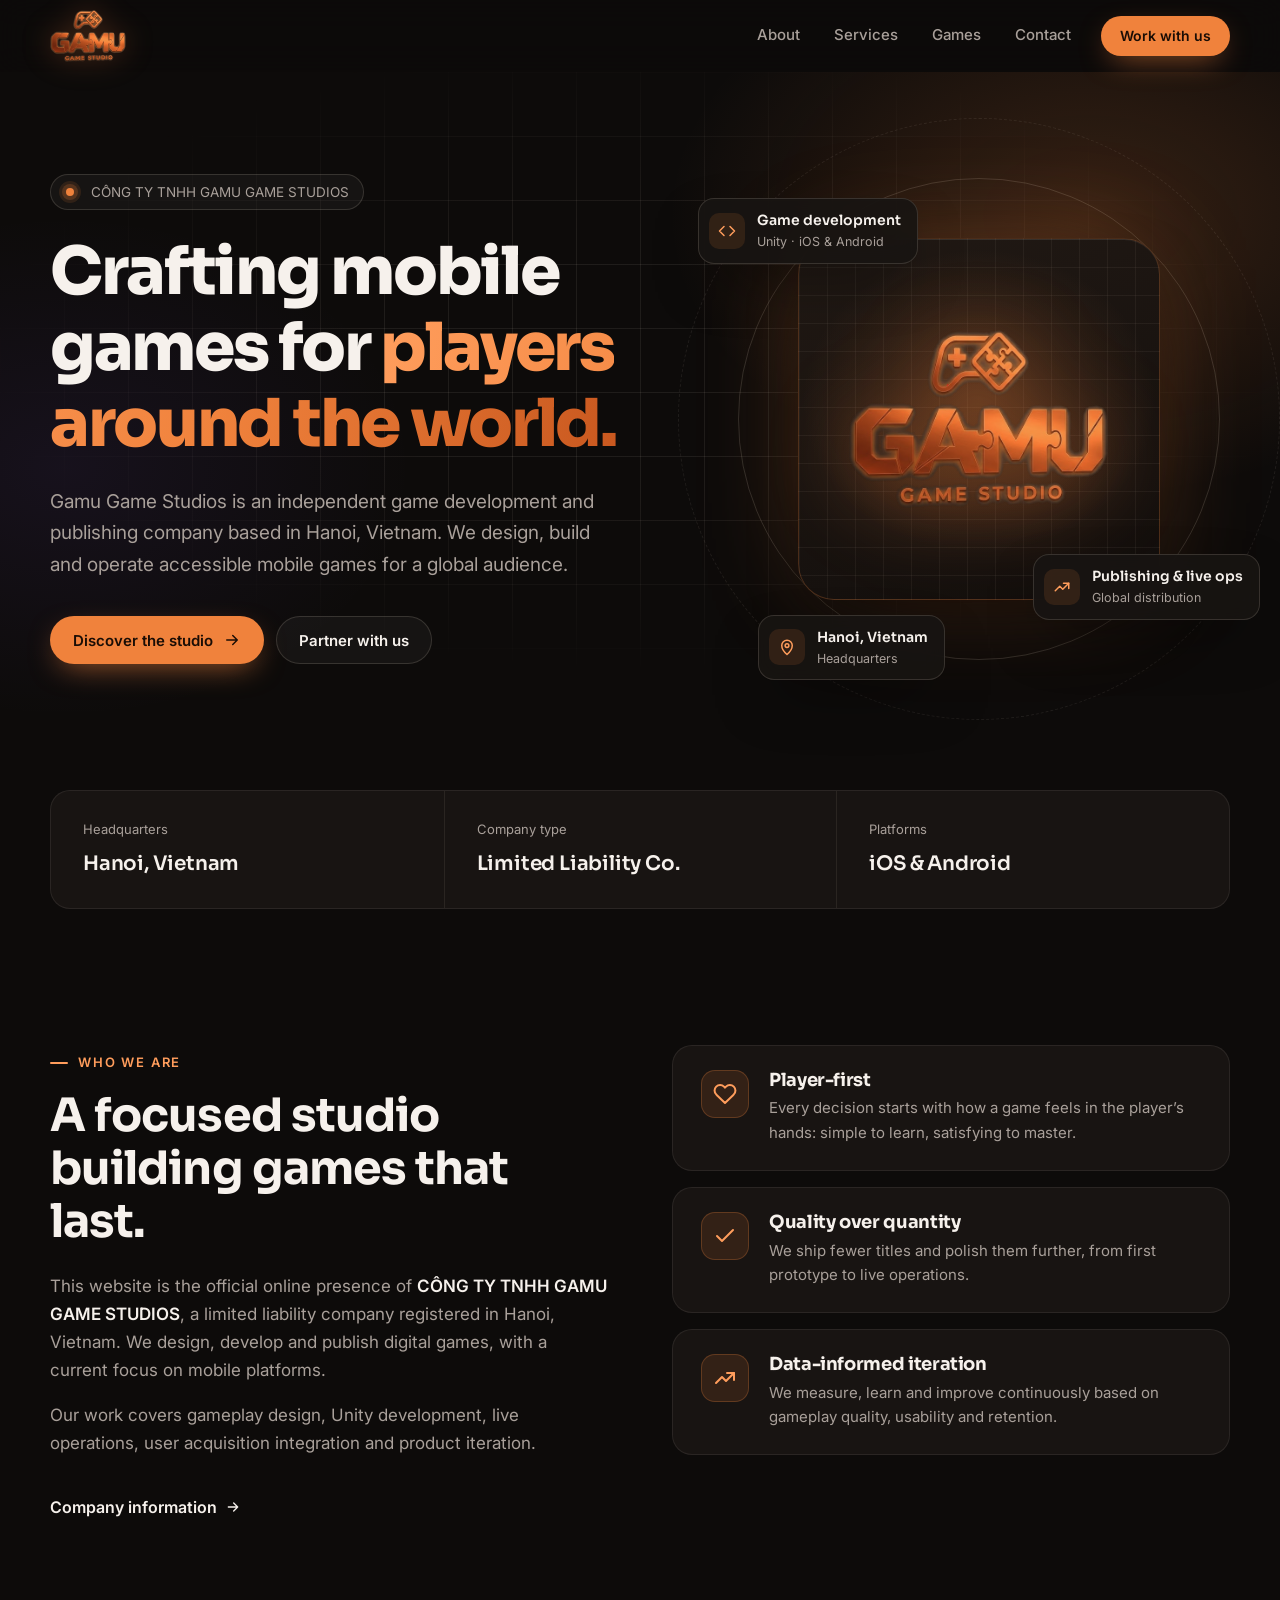
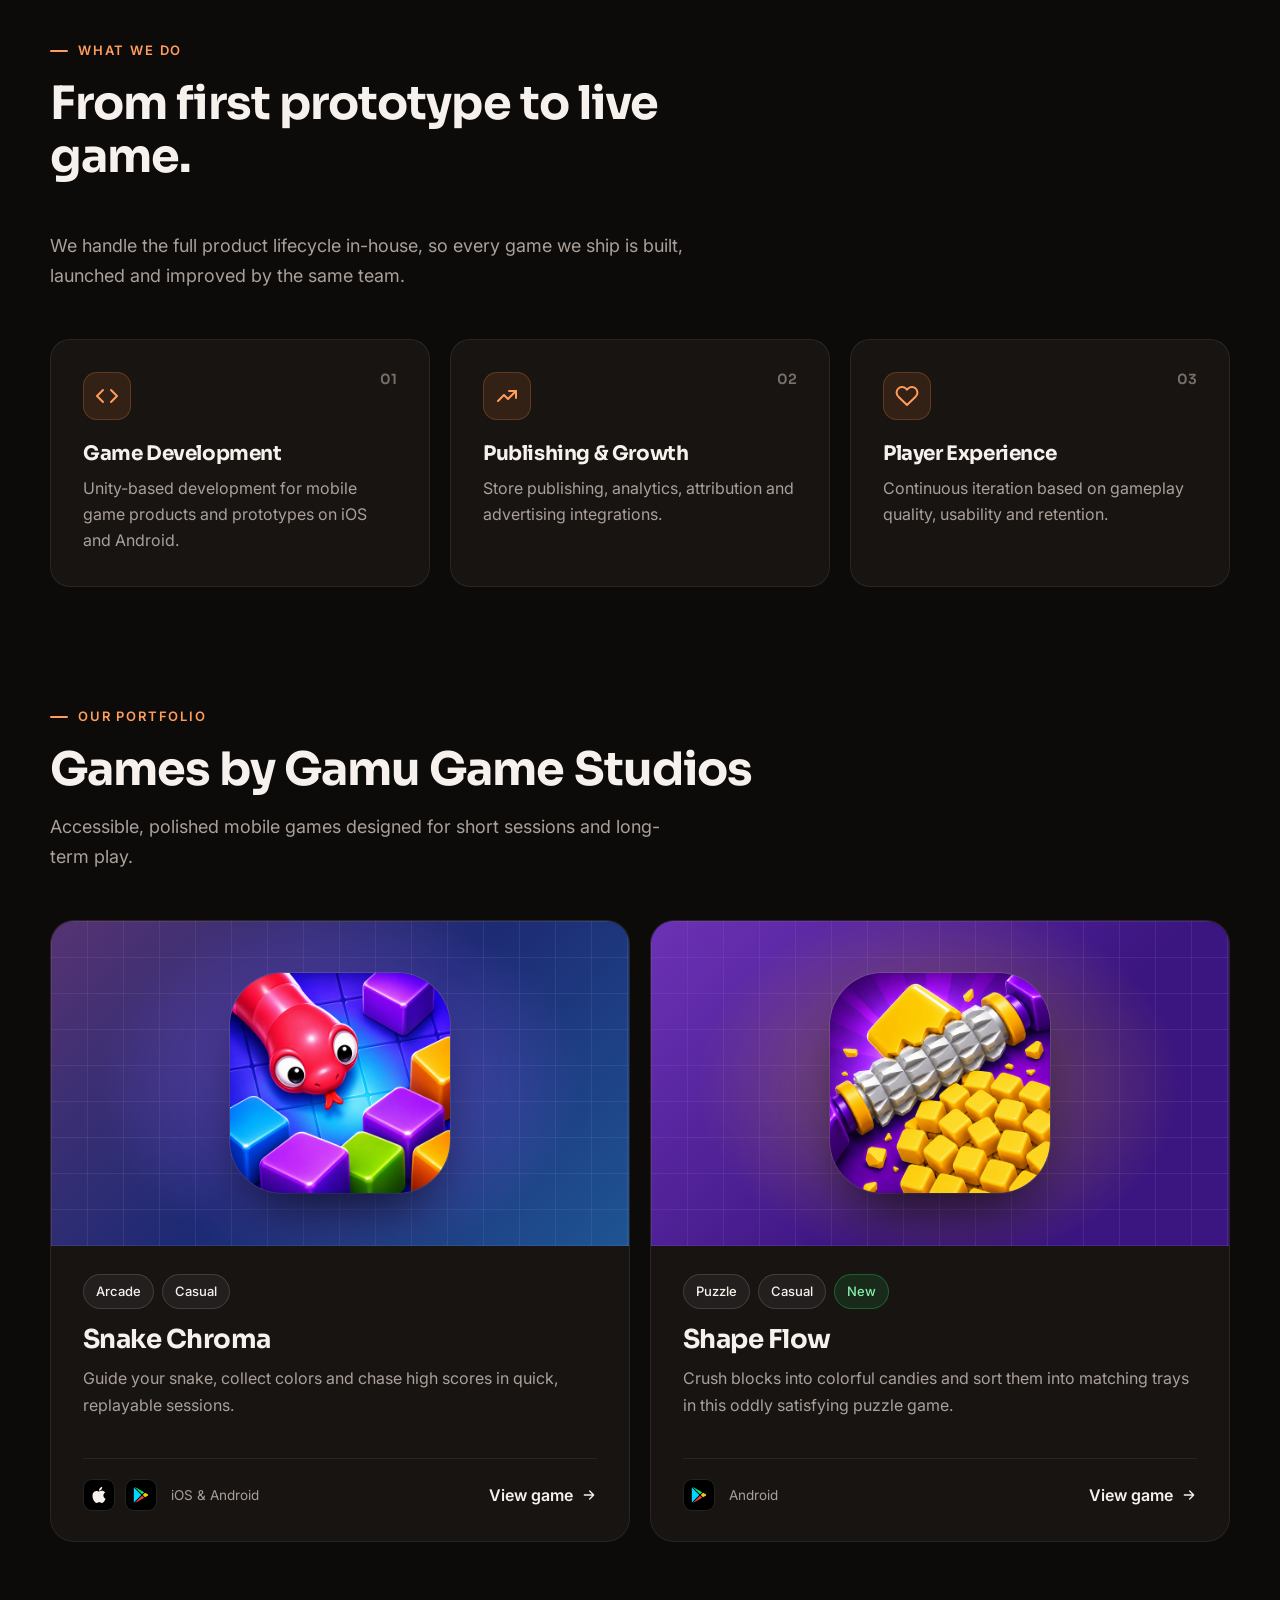
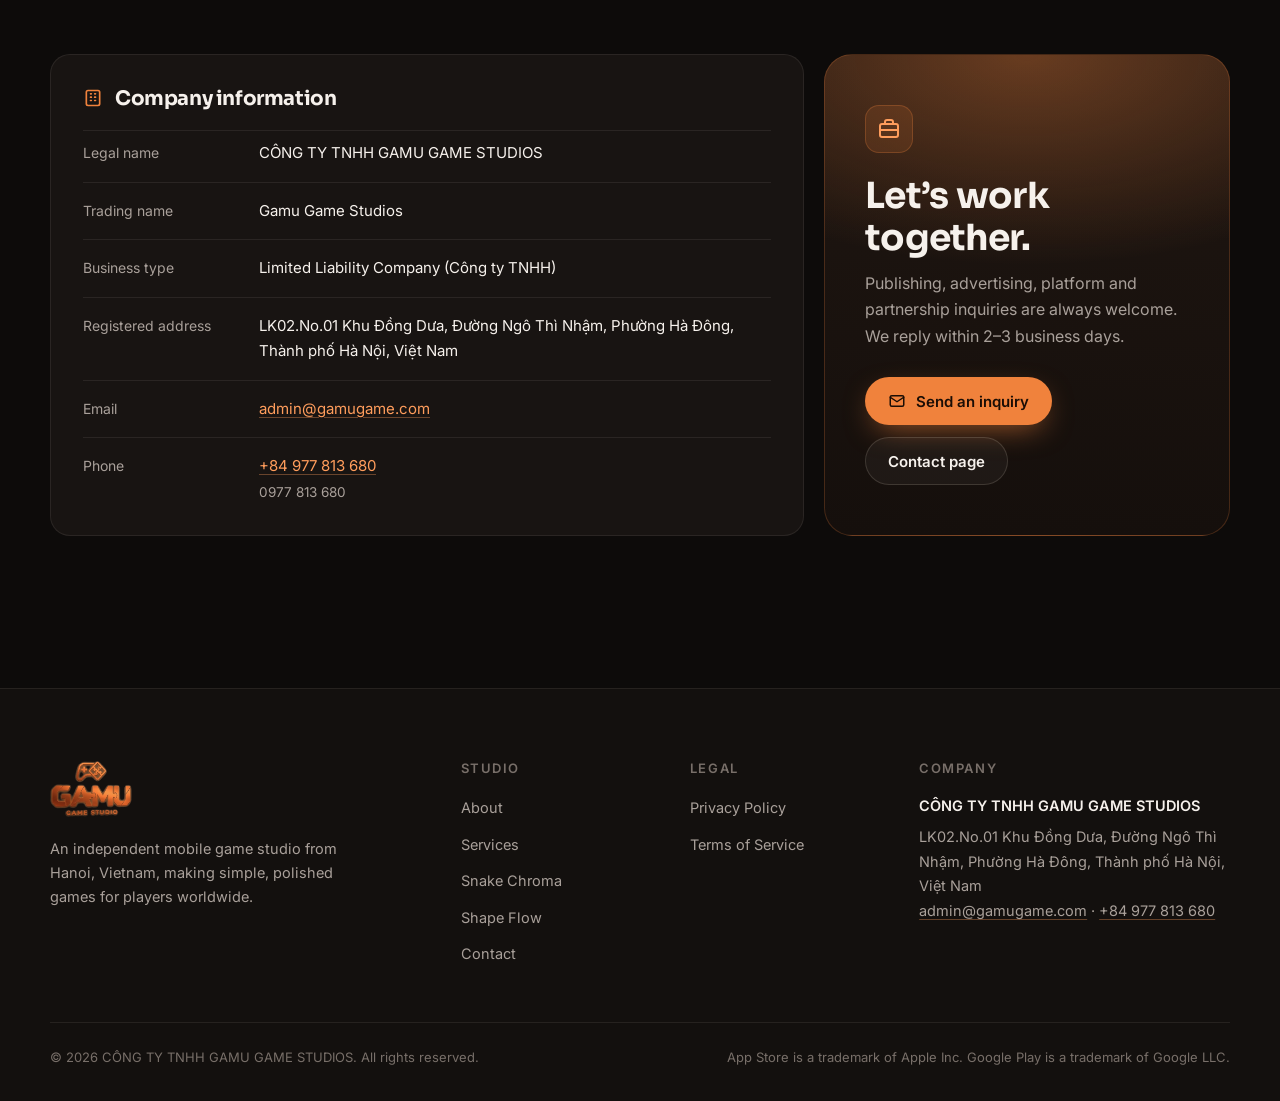
<file: index.html>
<!doctype html>
<html lang="en" class="no-js">
<head>
<meta charset="utf-8">
<meta name="viewport" content="width=device-width,initial-scale=1">
<title>Gamu Game Studios — Independent Mobile Game Studio</title>
<meta name="description" content="Official website of CÔNG TY TNHH GAMU GAME STUDIOS (Gamu Game Studios), an independent game studio in Hanoi, Vietnam, creating mobile games such as Snake Chroma and Shape Flow.">
<meta name="theme-color" content="#0d0b0a">
<meta property="og:type" content="website">
<meta property="og:site_name" content="Gamu Game Studios">
<meta property="og:title" content="Gamu Game Studios — Independent Mobile Game Studio">
<meta property="og:description" content="We design, develop and publish mobile games with strong replay value. Developer of Snake Chroma and Shape Flow.">
<meta property="og:image" content="assets/og-image.png">
<link rel="icon" href="assets/favicon.png" type="image/png">
<link rel="apple-touch-icon" href="assets/favicon.png">
<link rel="preconnect" href="https://fonts.googleapis.com">
<link rel="preconnect" href="https://fonts.gstatic.com" crossorigin>
<link href="https://fonts.googleapis.com/css2?family=Inter:wght@400;500;600;700&family=Sora:wght@600;700;800&display=swap" rel="stylesheet">
<link rel="stylesheet" href="styles.css">
</head>
<body>

<a class="skip-link" href="#main">Skip to content</a>

<header class="site-header">
  <div class="container nav">
    <a class="brand" href="index.html" aria-label="Gamu Game Studios — Home"><img src="assets/logo-transparent.png" alt="Gamu Game Studios" width="596" height="408"></a>
    <button class="nav-toggle" type="button" aria-expanded="false" aria-controls="nav-menu" aria-label="Open menu">
      <span class="i-open"><svg viewBox="0 0 24 24" fill="none" stroke="currentColor" stroke-width="2" stroke-linecap="round" stroke-linejoin="round" aria-hidden="true"><path d="M4 7h16M4 12h16M4 17h16"/></svg></span><span class="i-close"><svg viewBox="0 0 24 24" fill="none" stroke="currentColor" stroke-width="2" stroke-linecap="round" stroke-linejoin="round" aria-hidden="true"><path d="M6 6l12 12M18 6L6 18"/></svg></span>
    </button>
    <nav id="nav-menu" class="nav-menu" aria-label="Main">
      <a href="index.html#about">About</a>
      <a href="index.html#services">Services</a>
      <a href="index.html#games">Games</a>
      <a href="contact.html">Contact</a>
      <a class="btn btn-primary btn-sm" href="contact.html#business">Work with us</a>
    </nav>
  </div>
</header>

<main id="main">
<section class="hero">
  <div class="container hero-grid">
    <div>
      <span class="pill"><span class="dot"></span>CÔNG TY TNHH GAMU GAME STUDIOS</span>
      <h1>Crafting mobile games for <span class="accent">players around the world.</span></h1>
      <p class="hero-lead">Gamu Game Studios is an independent game development and publishing company based in Hanoi, Vietnam. We design, build and operate accessible mobile games for a global audience.</p>
      <div class="hero-actions">
        <a class="btn btn-primary" href="#about">Discover the studio <svg viewBox="0 0 24 24" fill="none" stroke="currentColor" stroke-width="2" stroke-linecap="round" stroke-linejoin="round" aria-hidden="true"><path d="M5 12h14M13 6l6 6-6 6"/></svg></a>
        <a class="btn btn-ghost" href="contact.html#business">Partner with us</a>
      </div>
    </div>
    <div class="studio-visual" aria-hidden="true">
      <div class="orbit o1"></div><div class="orbit o2"></div>
      <div class="studio-panel">
        <img src="assets/logo-transparent.png" alt="" width="596" height="408">
      </div>
      <div class="studio-chip chip-a"><span class="qi"><svg viewBox="0 0 24 24" fill="none" stroke="currentColor" stroke-width="2" stroke-linecap="round" stroke-linejoin="round" aria-hidden="true"><path d="M8 6l-6 6 6 6M16 6l6 6-6 6"/></svg></span><span><b>Game development</b><small>Unity · iOS &amp; Android</small></span></div>
      <div class="studio-chip chip-b"><span class="qi"><svg viewBox="0 0 24 24" fill="none" stroke="currentColor" stroke-width="2" stroke-linecap="round" stroke-linejoin="round" aria-hidden="true"><path d="M3 17l6-6 4 4 8-8"/><path d="M14 7h7v7"/></svg></span><span><b>Publishing &amp; live ops</b><small>Global distribution</small></span></div>
      <div class="studio-chip chip-c"><span class="qi"><svg viewBox="0 0 24 24" fill="none" stroke="currentColor" stroke-width="2" stroke-linecap="round" stroke-linejoin="round" aria-hidden="true"><path d="M12 22s7-6.1 7-12a7 7 0 1 0-14 0c0 5.9 7 12 7 12z"/><circle cx="12" cy="10" r="2.5"/></svg></span><span><b>Hanoi, Vietnam</b><small>Headquarters</small></span></div>
    </div>
  </div>
</section>

<section class="facts-wrap">
  <div class="container">
    <dl class="facts">
      <div><dt>Headquarters</dt><dd>Hanoi, Vietnam</dd></div>
      <div><dt>Company type</dt><dd>Limited Liability Co.</dd></div>
      <div><dt>Platforms</dt><dd>iOS &amp; Android</dd></div>
    </dl>
  </div>
</section>

<section class="section" id="about">
  <div class="container about-grid">
    <div class="about-copy reveal">
      <div class="eyebrow">Who we are</div>
      <h2 class="section-title">A focused studio building games that last.</h2>
      <p>This website is the official online presence of <strong>CÔNG TY TNHH GAMU GAME STUDIOS</strong>, a limited liability company registered in Hanoi, Vietnam. We design, develop and publish digital games, with a current focus on mobile platforms.</p>
      <p>Our work covers gameplay design, Unity development, live operations, user acquisition integration and product iteration.</p>
      <a class="text-link" href="#company">Company information <svg viewBox="0 0 24 24" fill="none" stroke="currentColor" stroke-width="2" stroke-linecap="round" stroke-linejoin="round" aria-hidden="true"><path d="M5 12h14M13 6l6 6-6 6"/></svg></a>
    </div>
    <div class="principles reveal">
      <div class="principle">
        <div class="icon-box"><svg viewBox="0 0 24 24" fill="none" stroke="currentColor" stroke-width="2" stroke-linecap="round" stroke-linejoin="round" aria-hidden="true"><path d="M20.8 4.6a5.5 5.5 0 0 0-7.8 0L12 5.7l-1-1.1a5.5 5.5 0 0 0-7.8 7.8l1 1.1L12 21l7.8-7.5 1-1.1a5.5 5.5 0 0 0 0-7.8z"/></svg></div>
        <div><h3>Player-first</h3><p>Every decision starts with how a game feels in the player’s hands: simple to learn, satisfying to master.</p></div>
      </div>
      <div class="principle">
        <div class="icon-box"><svg viewBox="0 0 24 24" fill="none" stroke="currentColor" stroke-width="2" stroke-linecap="round" stroke-linejoin="round" aria-hidden="true"><path d="M20 6L9 17l-5-5"/></svg></div>
        <div><h3>Quality over quantity</h3><p>We ship fewer titles and polish them further, from first prototype to live operations.</p></div>
      </div>
      <div class="principle">
        <div class="icon-box"><svg viewBox="0 0 24 24" fill="none" stroke="currentColor" stroke-width="2" stroke-linecap="round" stroke-linejoin="round" aria-hidden="true"><path d="M3 17l6-6 4 4 8-8"/><path d="M14 7h7v7"/></svg></div>
        <div><h3>Data-informed iteration</h3><p>We measure, learn and improve continuously based on gameplay quality, usability and retention.</p></div>
      </div>
    </div>
  </div>
</section>

<section class="section" id="services">
  <div class="container">
    <div class="section-head split">
      <div>
        <div class="eyebrow">What we do</div>
        <h2 class="section-title">From first prototype to live game.</h2>
      </div>
      <p class="section-lead">We handle the full product lifecycle in-house, so every game we ship is built, launched and improved by the same team.</p>
    </div>
    <div class="grid-3">
      <article class="card card-hover service reveal">
        <span class="num">01</span>
        <div class="icon-box"><svg viewBox="0 0 24 24" fill="none" stroke="currentColor" stroke-width="2" stroke-linecap="round" stroke-linejoin="round" aria-hidden="true"><path d="M8 6l-6 6 6 6M16 6l6 6-6 6"/></svg></div>
        <h3>Game Development</h3>
        <p>Unity-based development for mobile game products and prototypes on iOS and Android.</p>
      </article>
      <article class="card card-hover service reveal">
        <span class="num">02</span>
        <div class="icon-box"><svg viewBox="0 0 24 24" fill="none" stroke="currentColor" stroke-width="2" stroke-linecap="round" stroke-linejoin="round" aria-hidden="true"><path d="M3 17l6-6 4 4 8-8"/><path d="M14 7h7v7"/></svg></div>
        <h3>Publishing &amp; Growth</h3>
        <p>Store publishing, analytics, attribution and advertising integrations.</p>
      </article>
      <article class="card card-hover service reveal">
        <span class="num">03</span>
        <div class="icon-box"><svg viewBox="0 0 24 24" fill="none" stroke="currentColor" stroke-width="2" stroke-linecap="round" stroke-linejoin="round" aria-hidden="true"><path d="M20.8 4.6a5.5 5.5 0 0 0-7.8 0L12 5.7l-1-1.1a5.5 5.5 0 0 0-7.8 7.8l1 1.1L12 21l7.8-7.5 1-1.1a5.5 5.5 0 0 0 0-7.8z"/></svg></div>
        <h3>Player Experience</h3>
        <p>Continuous iteration based on gameplay quality, usability and retention.</p>
      </article>
    </div>
  </div>
</section>

<section class="section" id="games">
  <div class="container">
    <div class="section-head">
      <div class="eyebrow">Our portfolio</div>
      <h2 class="section-title">Games by Gamu Game Studios</h2>
      <p class="section-lead">Accessible, polished mobile games designed for short sessions and long-term play.</p>
    </div>
    <div class="games-grid">
      <article class="game-tile theme-snake reveal">
        <a class="game-tile-art" href="snake-chroma.html" aria-label="Snake Chroma"><img src="assets/snake-chroma-icon.png" alt="Snake Chroma game icon" width="512" height="512" loading="lazy"></a>
        <div class="game-tile-body">
          <div class="tag-row"><span class="tag">Arcade</span><span class="tag">Casual</span></div>
          <h3><a href="snake-chroma.html">Snake Chroma</a></h3>
          <p>Guide your snake, collect colors and chase high scores in quick, replayable sessions.</p>
          <div class="game-tile-foot">
            <div class="avail"><span title="App Store"><svg viewBox="0 0 24 24" fill="currentColor" aria-hidden="true"><path d="M12.152 6.896c-.948 0-2.415-1.078-3.96-1.04-2.04.027-3.913 1.183-4.961 3.014-2.117 3.675-.546 9.103 1.519 12.09 1.013 1.454 2.208 3.09 3.792 3.039 1.52-.065 2.09-.987 3.935-.987 1.831 0 2.35.987 3.96.948 1.637-.026 2.676-1.48 3.676-2.948 1.156-1.688 1.636-3.325 1.662-3.415-.039-.013-3.182-1.221-3.22-4.857-.026-3.04 2.48-4.494 2.597-4.559-1.429-2.09-3.623-2.324-4.39-2.376-2-.156-3.675 1.09-4.61 1.09zM15.53 3.83c.843-1.012 1.4-2.427 1.245-3.83-1.207.052-2.662.805-3.532 1.818-.78.896-1.454 2.338-1.273 3.714 1.338.104 2.715-.688 3.559-1.701"/></svg></span><span title="Google Play"><svg viewBox="0 0 24 24" aria-hidden="true"><path fill="#00d7fe" d="M1.337.924a1.486 1.486 0 0 0-.112.568v21.017c0 .217.045.419.124.6l11.155-11.087L1.337.924z"/><path fill="#00f076" d="M13.544 10.989l3.258-3.238L3.45.195a1.466 1.466 0 0 0-.946-.179l11.04 10.973z"/><path fill="#ffc900" d="M22.018 13.298l-3.919 2.218-3.515-3.493 3.543-3.521 3.891 2.202a1.49 1.49 0 0 1 0 2.594z"/><path fill="#ff3a44" d="M13.544 13.056l-11 10.933c.298.036.612-.016.906-.183l13.324-7.54-3.23-3.21z"/></svg></span><small>iOS &amp; Android</small></div>
            <a class="text-link" href="snake-chroma.html">View game <svg viewBox="0 0 24 24" fill="none" stroke="currentColor" stroke-width="2" stroke-linecap="round" stroke-linejoin="round" aria-hidden="true"><path d="M5 12h14M13 6l6 6-6 6"/></svg></a>
          </div>
        </div>
      </article>
      <article class="game-tile theme-shape reveal">
        <a class="game-tile-art" href="shape-flow.html" aria-label="Shape Flow"><img src="assets/shape-flow-icon.png" alt="Shape Flow game icon" width="512" height="512" loading="lazy"></a>
        <div class="game-tile-body">
          <div class="tag-row"><span class="tag">Puzzle</span><span class="tag">Casual</span><span class="tag tag-new">New</span></div>
          <h3><a href="shape-flow.html">Shape Flow</a></h3>
          <p>Crush blocks into colorful candies and sort them into matching trays in this oddly satisfying puzzle game.</p>
          <div class="game-tile-foot">
            <div class="avail"><span title="Google Play"><svg viewBox="0 0 24 24" aria-hidden="true"><path fill="#00d7fe" d="M1.337.924a1.486 1.486 0 0 0-.112.568v21.017c0 .217.045.419.124.6l11.155-11.087L1.337.924z"/><path fill="#00f076" d="M13.544 10.989l3.258-3.238L3.45.195a1.466 1.466 0 0 0-.946-.179l11.04 10.973z"/><path fill="#ffc900" d="M22.018 13.298l-3.919 2.218-3.515-3.493 3.543-3.521 3.891 2.202a1.49 1.49 0 0 1 0 2.594z"/><path fill="#ff3a44" d="M13.544 13.056l-11 10.933c.298.036.612-.016.906-.183l13.324-7.54-3.23-3.21z"/></svg></span><small>Android</small></div>
            <a class="text-link" href="shape-flow.html">View game <svg viewBox="0 0 24 24" fill="none" stroke="currentColor" stroke-width="2" stroke-linecap="round" stroke-linejoin="round" aria-hidden="true"><path d="M5 12h14M13 6l6 6-6 6"/></svg></a>
          </div>
        </div>
      </article>
    </div>
  </div>
</section>

<section class="section" id="company">
  <div class="container company-grid">
    <div class="card reveal">
      <h3 class="card-title"><svg viewBox="0 0 24 24" fill="none" stroke="currentColor" stroke-width="2" stroke-linecap="round" stroke-linejoin="round" aria-hidden="true"><rect x="4" y="3" width="16" height="18" rx="2"/><path d="M9 7h1M14 7h1M9 11h1M14 11h1M9 15h1M14 15h1"/></svg>Company information</h3>
      <dl class="dl">
        <div><dt>Legal name</dt><dd>CÔNG TY TNHH GAMU GAME STUDIOS</dd></div>
        <div><dt>Trading name</dt><dd>Gamu Game Studios</dd></div>
        <div><dt>Business type</dt><dd>Limited Liability Company (Công ty TNHH)</dd></div>
        <div><dt>Registered address</dt><dd>LK02.No.01 Khu Đồng Dưa, Đường Ngô Thì Nhậm, Phường Hà Đông, Thành phố Hà Nội, Việt Nam</dd></div>
        <div><dt>Email</dt><dd><a class="link" href="mailto:admin@gamugame.com">admin@gamugame.com</a></dd></div>
        <div><dt>Phone</dt><dd><a class="link" href="tel:+84977813680">+84 977 813 680</a><span class="sub">0977 813 680</span></dd></div>
      </dl>
    </div>
    <div class="cta cta-side reveal">
      <div class="icon-box"><svg viewBox="0 0 24 24" fill="none" stroke="currentColor" stroke-width="2" stroke-linecap="round" stroke-linejoin="round" aria-hidden="true"><rect x="3" y="7" width="18" height="13" rx="2"/><path d="M8 7V5a2 2 0 0 1 2-2h4a2 2 0 0 1 2 2v2M3 13h18"/></svg></div>
      <h2>Let’s work together.</h2>
      <p>Publishing, advertising, platform and partnership inquiries are always welcome. We reply within 2–3 business days.</p>
      <div class="hero-actions">
        <a class="btn btn-primary" href="mailto:admin@gamugame.com?subject=Business%20inquiry"><svg viewBox="0 0 24 24" fill="none" stroke="currentColor" stroke-width="2" stroke-linecap="round" stroke-linejoin="round" aria-hidden="true"><rect x="3" y="5" width="18" height="14" rx="2"/><path d="M3 7l9 6 9-6"/></svg>Send an inquiry</a>
        <a class="btn btn-ghost" href="contact.html">Contact page</a>
      </div>
    </div>
  </div>
</section>
</main>

<footer class="site-footer">
  <div class="container">
    <div class="footer-grid">
      <div class="footer-brand">
        <img src="assets/logo-transparent.png" alt="Gamu Game Studios" width="596" height="408" loading="lazy">
        <p>An independent mobile game studio from Hanoi, Vietnam, making simple, polished games for players worldwide.</p>
      </div>
      <div class="footer-col">
        <h4>Studio</h4>
        <ul>
          <li><a href="index.html#about">About</a></li>
          <li><a href="index.html#services">Services</a></li>
          <li><a href="snake-chroma.html">Snake Chroma</a></li>
          <li><a href="shape-flow.html">Shape Flow</a></li>
          <li><a href="contact.html">Contact</a></li>
        </ul>
      </div>
      <div class="footer-col">
        <h4>Legal</h4>
        <ul>
          <li><a href="privacy.html">Privacy Policy</a></li>
          <li><a href="terms.html">Terms of Service</a></li>
        </ul>
      </div>
      <div class="footer-col">
        <h4>Company</h4>
        <address>
          <strong>CÔNG TY TNHH GAMU GAME STUDIOS</strong>
          LK02.No.01 Khu Đồng Dưa, Đường Ngô Thì Nhậm, Phường Hà Đông, Thành phố Hà Nội, Việt Nam<br>
          <a class="link" href="mailto:admin@gamugame.com">admin@gamugame.com</a> · <a class="link" href="tel:+84977813680">+84 977 813 680</a>
        </address>
      </div>
    </div>
    <div class="footer-bottom">
      <span>© 2026 CÔNG TY TNHH GAMU GAME STUDIOS. All rights reserved.</span>
      <span>App Store is a trademark of Apple Inc. Google Play is a trademark of Google LLC.</span>
    </div>
  </div>
</footer>

<script src="script.js" defer></script>

</body>
</html>
</file>
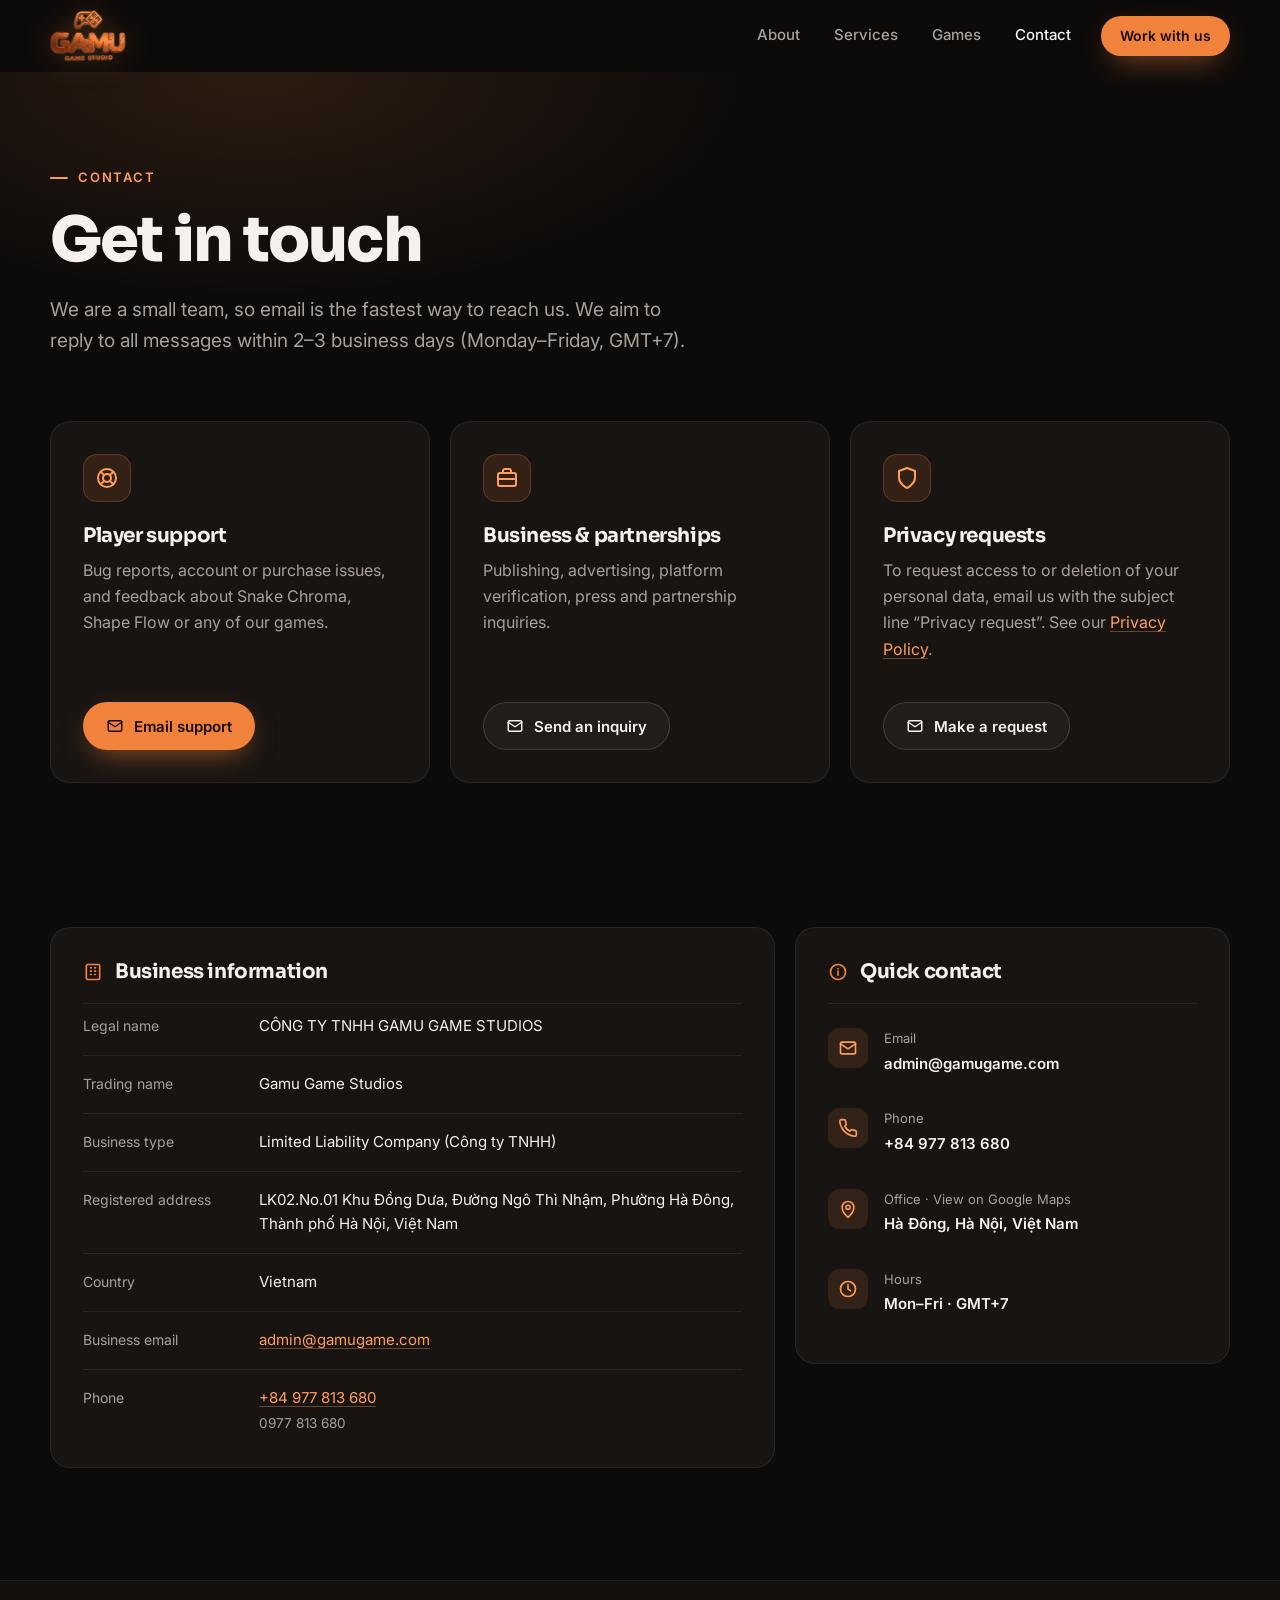
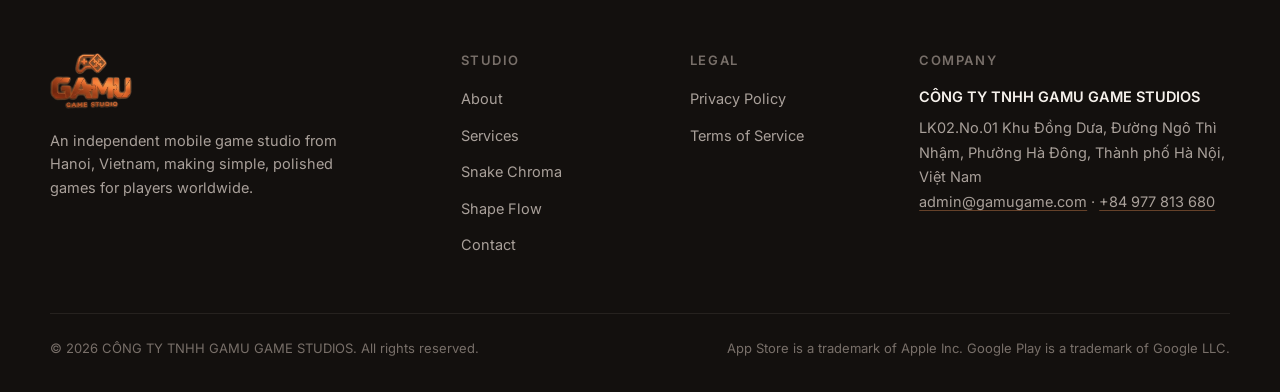
<file: contact.html>
<!doctype html>
<html lang="en" class="no-js">
<head>
<meta charset="utf-8">
<meta name="viewport" content="width=device-width,initial-scale=1">
<title>Contact | Gamu Game Studios</title>
<meta name="description" content="Contact CÔNG TY TNHH GAMU GAME STUDIOS — business information, support email, phone and registered address in Hanoi, Vietnam.">
<meta name="theme-color" content="#0d0b0a">
<meta property="og:type" content="website">
<meta property="og:site_name" content="Gamu Game Studios">
<meta property="og:title" content="Contact Gamu Game Studios">
<meta property="og:description" content="Support, partnership and business inquiries for Gamu Game Studios.">
<meta property="og:image" content="assets/og-image.png">
<link rel="icon" href="assets/favicon.png" type="image/png">
<link rel="apple-touch-icon" href="assets/favicon.png">
<link rel="preconnect" href="https://fonts.googleapis.com">
<link rel="preconnect" href="https://fonts.gstatic.com" crossorigin>
<link href="https://fonts.googleapis.com/css2?family=Inter:wght@400;500;600;700&family=Sora:wght@600;700;800&display=swap" rel="stylesheet">
<link rel="stylesheet" href="styles.css">
</head>
<body>

<a class="skip-link" href="#main">Skip to content</a>

<header class="site-header">
  <div class="container nav">
    <a class="brand" href="index.html" aria-label="Gamu Game Studios — Home"><img src="assets/logo-transparent.png" alt="Gamu Game Studios" width="596" height="408"></a>
    <button class="nav-toggle" type="button" aria-expanded="false" aria-controls="nav-menu" aria-label="Open menu">
      <span class="i-open"><svg viewBox="0 0 24 24" fill="none" stroke="currentColor" stroke-width="2" stroke-linecap="round" stroke-linejoin="round" aria-hidden="true"><path d="M4 7h16M4 12h16M4 17h16"/></svg></span><span class="i-close"><svg viewBox="0 0 24 24" fill="none" stroke="currentColor" stroke-width="2" stroke-linecap="round" stroke-linejoin="round" aria-hidden="true"><path d="M6 6l12 12M18 6L6 18"/></svg></span>
    </button>
    <nav id="nav-menu" class="nav-menu" aria-label="Main">
      <a href="index.html#about">About</a>
      <a href="index.html#services">Services</a>
      <a href="index.html#games">Games</a>
      <a href="contact.html" aria-current="page">Contact</a>
      <a class="btn btn-primary btn-sm" href="contact.html#business">Work with us</a>
    </nav>
  </div>
</header>

<main id="main">
<section class="page-hero">
  <div class="container">
    <div class="eyebrow">Contact</div>
    <h1>Get in touch</h1>
    <p class="lead">We are a small team, so email is the fastest way to reach us. We aim to reply to all messages within 2–3 business days (Monday–Friday, GMT+7).</p>
  </div>
</section>

<section class="section-tight" style="padding-top:0">
  <div class="container grid-3">
    <article class="card card-hover channel">
      <div class="icon-box"><svg viewBox="0 0 24 24" fill="none" stroke="currentColor" stroke-width="2" stroke-linecap="round" stroke-linejoin="round" aria-hidden="true"><circle cx="12" cy="12" r="9"/><circle cx="12" cy="12" r="4"/><path d="M5.6 5.6l3.6 3.6M14.8 14.8l3.6 3.6M14.8 9.2l3.6-3.6M5.6 18.4l3.6-3.6"/></svg></div>
      <h3>Player support</h3>
      <p>Bug reports, account or purchase issues, and feedback about Snake Chroma, Shape Flow or any of our games.</p>
      <a class="btn btn-primary" href="mailto:admin@gamugame.com?subject=Player%20support"><svg viewBox="0 0 24 24" fill="none" stroke="currentColor" stroke-width="2" stroke-linecap="round" stroke-linejoin="round" aria-hidden="true"><rect x="3" y="5" width="18" height="14" rx="2"/><path d="M3 7l9 6 9-6"/></svg>Email support</a>
    </article>
    <article class="card card-hover channel" id="business">
      <div class="icon-box"><svg viewBox="0 0 24 24" fill="none" stroke="currentColor" stroke-width="2" stroke-linecap="round" stroke-linejoin="round" aria-hidden="true"><rect x="3" y="7" width="18" height="13" rx="2"/><path d="M8 7V5a2 2 0 0 1 2-2h4a2 2 0 0 1 2 2v2M3 13h18"/></svg></div>
      <h3>Business &amp; partnerships</h3>
      <p>Publishing, advertising, platform verification, press and partnership inquiries.</p>
      <a class="btn btn-ghost" href="mailto:admin@gamugame.com?subject=Business%20inquiry"><svg viewBox="0 0 24 24" fill="none" stroke="currentColor" stroke-width="2" stroke-linecap="round" stroke-linejoin="round" aria-hidden="true"><rect x="3" y="5" width="18" height="14" rx="2"/><path d="M3 7l9 6 9-6"/></svg>Send an inquiry</a>
    </article>
    <article class="card card-hover channel">
      <div class="icon-box"><svg viewBox="0 0 24 24" fill="none" stroke="currentColor" stroke-width="2" stroke-linecap="round" stroke-linejoin="round" aria-hidden="true"><path d="M12 22s8-4 8-10V5l-8-3-8 3v7c0 6 8 10 8 10z"/></svg></div>
      <h3>Privacy requests</h3>
      <p>To request access to or deletion of your personal data, email us with the subject line “Privacy request”. See our <a class="link" href="privacy.html">Privacy Policy</a>.</p>
      <a class="btn btn-ghost" href="mailto:admin@gamugame.com?subject=Privacy%20request"><svg viewBox="0 0 24 24" fill="none" stroke="currentColor" stroke-width="2" stroke-linecap="round" stroke-linejoin="round" aria-hidden="true"><rect x="3" y="5" width="18" height="14" rx="2"/><path d="M3 7l9 6 9-6"/></svg>Make a request</a>
    </article>
  </div>
</section>

<section class="section-tight">
  <div class="container contact-grid">
    <div class="card">
      <h3 class="card-title"><svg viewBox="0 0 24 24" fill="none" stroke="currentColor" stroke-width="2" stroke-linecap="round" stroke-linejoin="round" aria-hidden="true"><rect x="4" y="3" width="16" height="18" rx="2"/><path d="M9 7h1M14 7h1M9 11h1M14 11h1M9 15h1M14 15h1"/></svg>Business information</h3>
      <dl class="dl">
        <div><dt>Legal name</dt><dd>CÔNG TY TNHH GAMU GAME STUDIOS</dd></div>
        <div><dt>Trading name</dt><dd>Gamu Game Studios</dd></div>
        <div><dt>Business type</dt><dd>Limited Liability Company (Công ty TNHH)</dd></div>
        <div><dt>Registered address</dt><dd>LK02.No.01 Khu Đồng Dưa, Đường Ngô Thì Nhậm, Phường Hà Đông, Thành phố Hà Nội, Việt Nam</dd></div>
        <div><dt>Country</dt><dd>Vietnam</dd></div>
        <div><dt>Business email</dt><dd><a class="link" href="mailto:admin@gamugame.com">admin@gamugame.com</a></dd></div>
        <div><dt>Phone</dt><dd><a class="link" href="tel:+84977813680">+84 977 813 680</a><span class="sub">0977 813 680</span></dd></div>
      </dl>
    </div>
    <div class="card">
      <h3 class="card-title"><svg viewBox="0 0 24 24" fill="none" stroke="currentColor" stroke-width="2" stroke-linecap="round" stroke-linejoin="round" aria-hidden="true"><circle cx="12" cy="12" r="9"/><path d="M12 11v5M12 8h.01"/></svg>Quick contact</h3>
      <ul class="quick-list">
        <li><a href="mailto:admin@gamugame.com"><span class="qi"><svg viewBox="0 0 24 24" fill="none" stroke="currentColor" stroke-width="2" stroke-linecap="round" stroke-linejoin="round" aria-hidden="true"><rect x="3" y="5" width="18" height="14" rx="2"/><path d="M3 7l9 6 9-6"/></svg></span><span><small>Email</small><b>admin@gamugame.com</b></span></a></li>
        <li><a href="tel:+84977813680"><span class="qi"><svg viewBox="0 0 24 24" fill="none" stroke="currentColor" stroke-width="2" stroke-linecap="round" stroke-linejoin="round" aria-hidden="true"><path d="M22 16.92v3a2 2 0 0 1-2.18 2 19.79 19.79 0 0 1-8.63-3.07 19.5 19.5 0 0 1-6-6A19.79 19.79 0 0 1 2.12 4.18 2 2 0 0 1 4.11 2h3a2 2 0 0 1 2 1.72c.13.96.36 1.9.7 2.81a2 2 0 0 1-.45 2.11L8.09 9.91a16 16 0 0 0 6 6l1.27-1.27a2 2 0 0 1 2.11-.45c.91.34 1.85.57 2.81.7A2 2 0 0 1 22 16.92z"/></svg></span><span><small>Phone</small><b>+84 977 813 680</b></span></a></li>
        <li><a href="https://www.google.com/maps/search/?api=1&amp;query=LK02.No.01+Khu+%C4%90%E1%BB%93ng+D%C6%B0a%2C+%C4%90%C6%B0%E1%BB%9Dng+Ng%C3%B4+Th%C3%AC+Nh%E1%BA%ADm%2C+H%C3%A0+%C4%90%C3%B4ng%2C+H%C3%A0+N%E1%BB%99i" target="_blank" rel="noopener"><span class="qi"><svg viewBox="0 0 24 24" fill="none" stroke="currentColor" stroke-width="2" stroke-linecap="round" stroke-linejoin="round" aria-hidden="true"><path d="M12 22s7-6.1 7-12a7 7 0 1 0-14 0c0 5.9 7 12 7 12z"/><circle cx="12" cy="10" r="2.5"/></svg></span><span><small>Office · View on Google Maps</small><b>Hà Đông, Hà Nội, Việt Nam</b></span></a></li>
        <li><div><span class="qi"><svg viewBox="0 0 24 24" fill="none" stroke="currentColor" stroke-width="2" stroke-linecap="round" stroke-linejoin="round" aria-hidden="true"><circle cx="12" cy="12" r="9"/><path d="M12 7v5l3 2"/></svg></span><span><small>Hours</small><b>Mon–Fri · GMT+7</b></span></div></li>
      </ul>
    </div>
  </div>
</section>
</main>

<footer class="site-footer">
  <div class="container">
    <div class="footer-grid">
      <div class="footer-brand">
        <img src="assets/logo-transparent.png" alt="Gamu Game Studios" width="596" height="408" loading="lazy">
        <p>An independent mobile game studio from Hanoi, Vietnam, making simple, polished games for players worldwide.</p>
      </div>
      <div class="footer-col">
        <h4>Studio</h4>
        <ul>
          <li><a href="index.html#about">About</a></li>
          <li><a href="index.html#services">Services</a></li>
          <li><a href="snake-chroma.html">Snake Chroma</a></li>
          <li><a href="shape-flow.html">Shape Flow</a></li>
          <li><a href="contact.html">Contact</a></li>
        </ul>
      </div>
      <div class="footer-col">
        <h4>Legal</h4>
        <ul>
          <li><a href="privacy.html">Privacy Policy</a></li>
          <li><a href="terms.html">Terms of Service</a></li>
        </ul>
      </div>
      <div class="footer-col">
        <h4>Company</h4>
        <address>
          <strong>CÔNG TY TNHH GAMU GAME STUDIOS</strong>
          LK02.No.01 Khu Đồng Dưa, Đường Ngô Thì Nhậm, Phường Hà Đông, Thành phố Hà Nội, Việt Nam<br>
          <a class="link" href="mailto:admin@gamugame.com">admin@gamugame.com</a> · <a class="link" href="tel:+84977813680">+84 977 813 680</a>
        </address>
      </div>
    </div>
    <div class="footer-bottom">
      <span>© 2026 CÔNG TY TNHH GAMU GAME STUDIOS. All rights reserved.</span>
      <span>App Store is a trademark of Apple Inc. Google Play is a trademark of Google LLC.</span>
    </div>
  </div>
</footer>

<script src="script.js" defer></script>

</body>
</html>
</file>
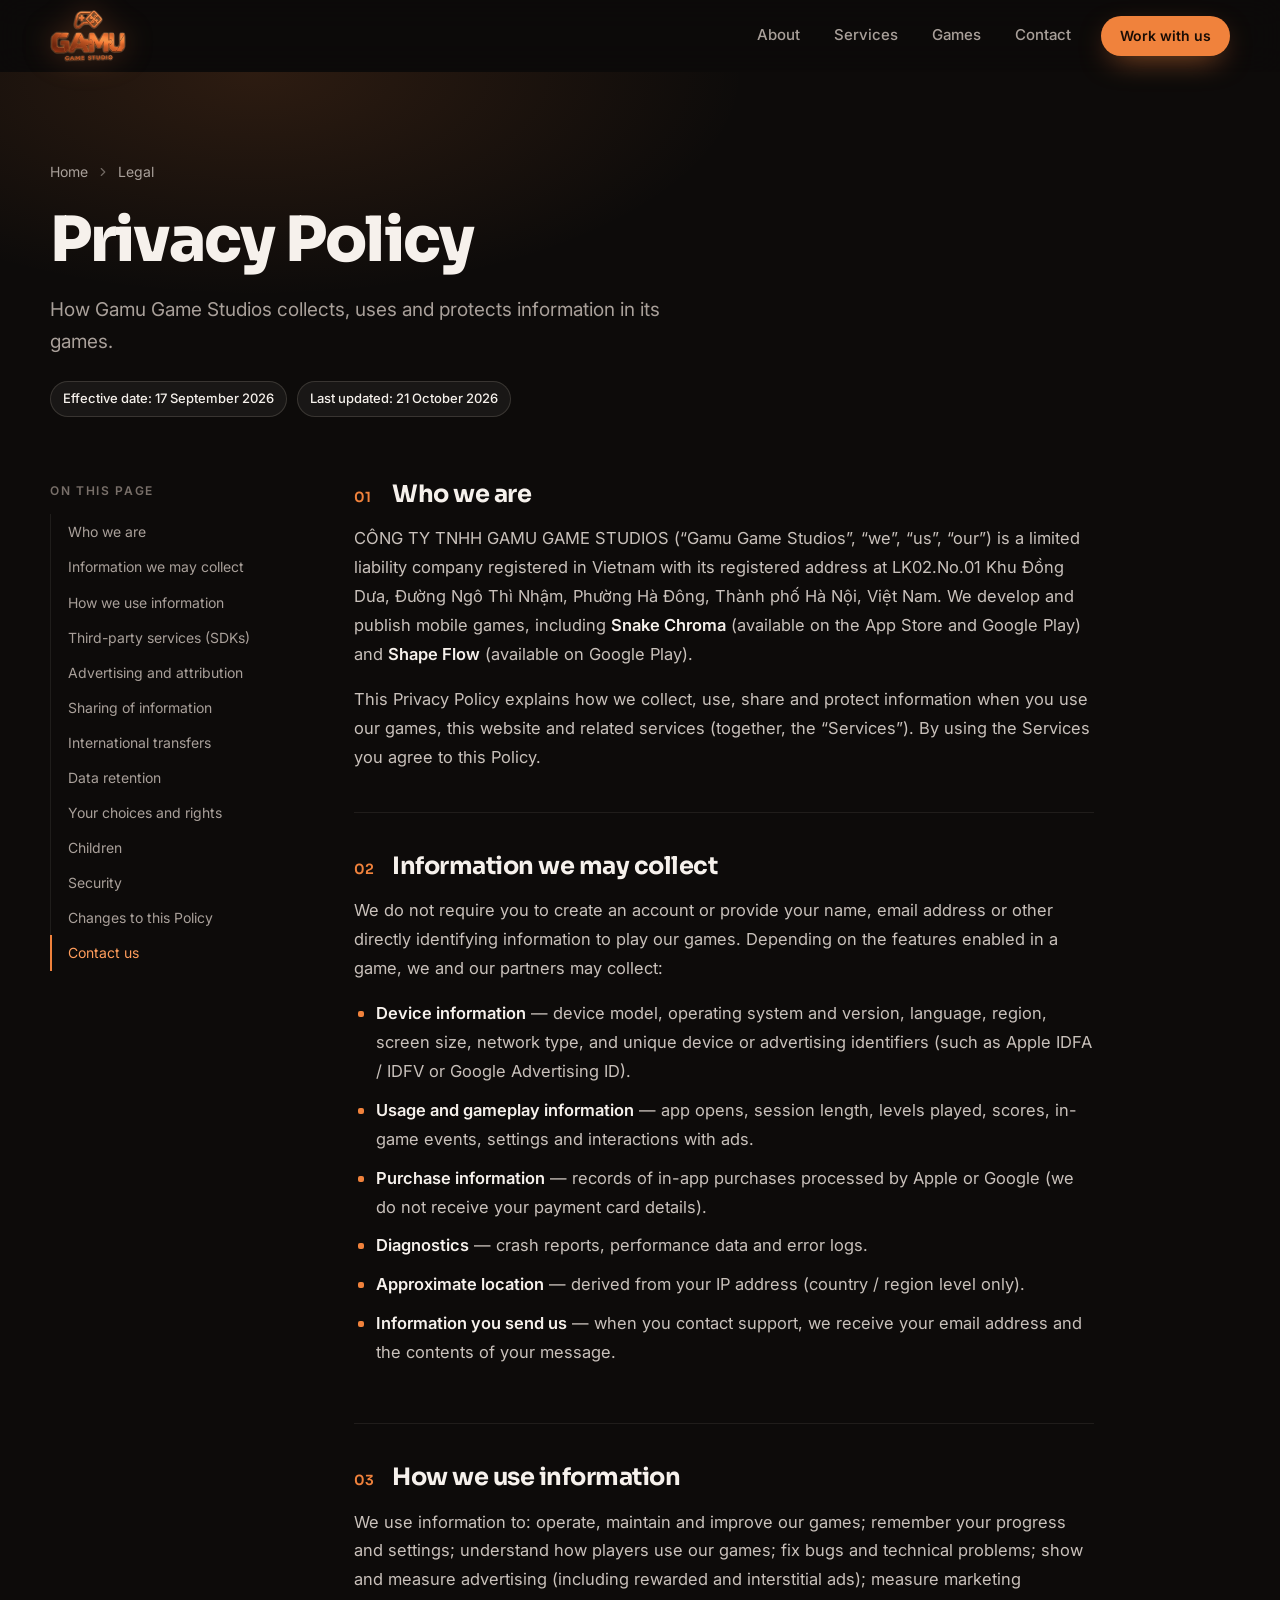
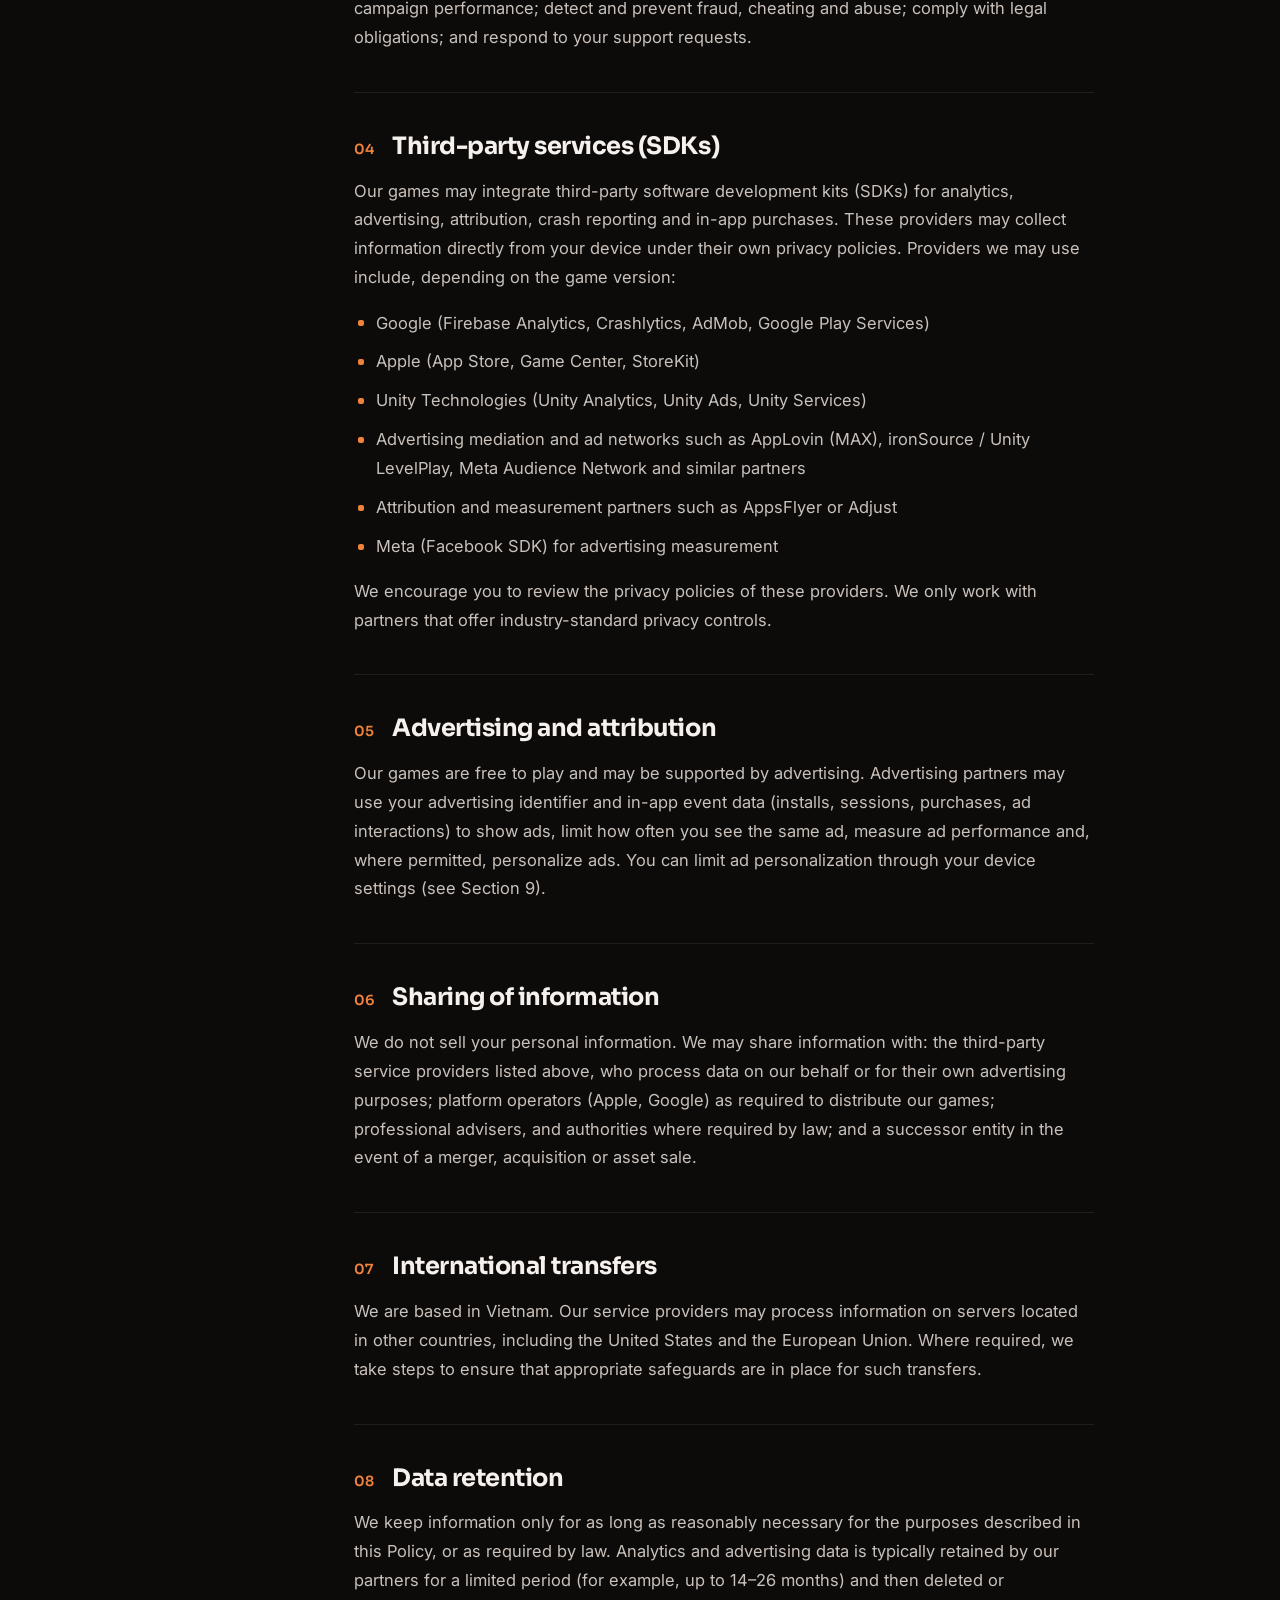
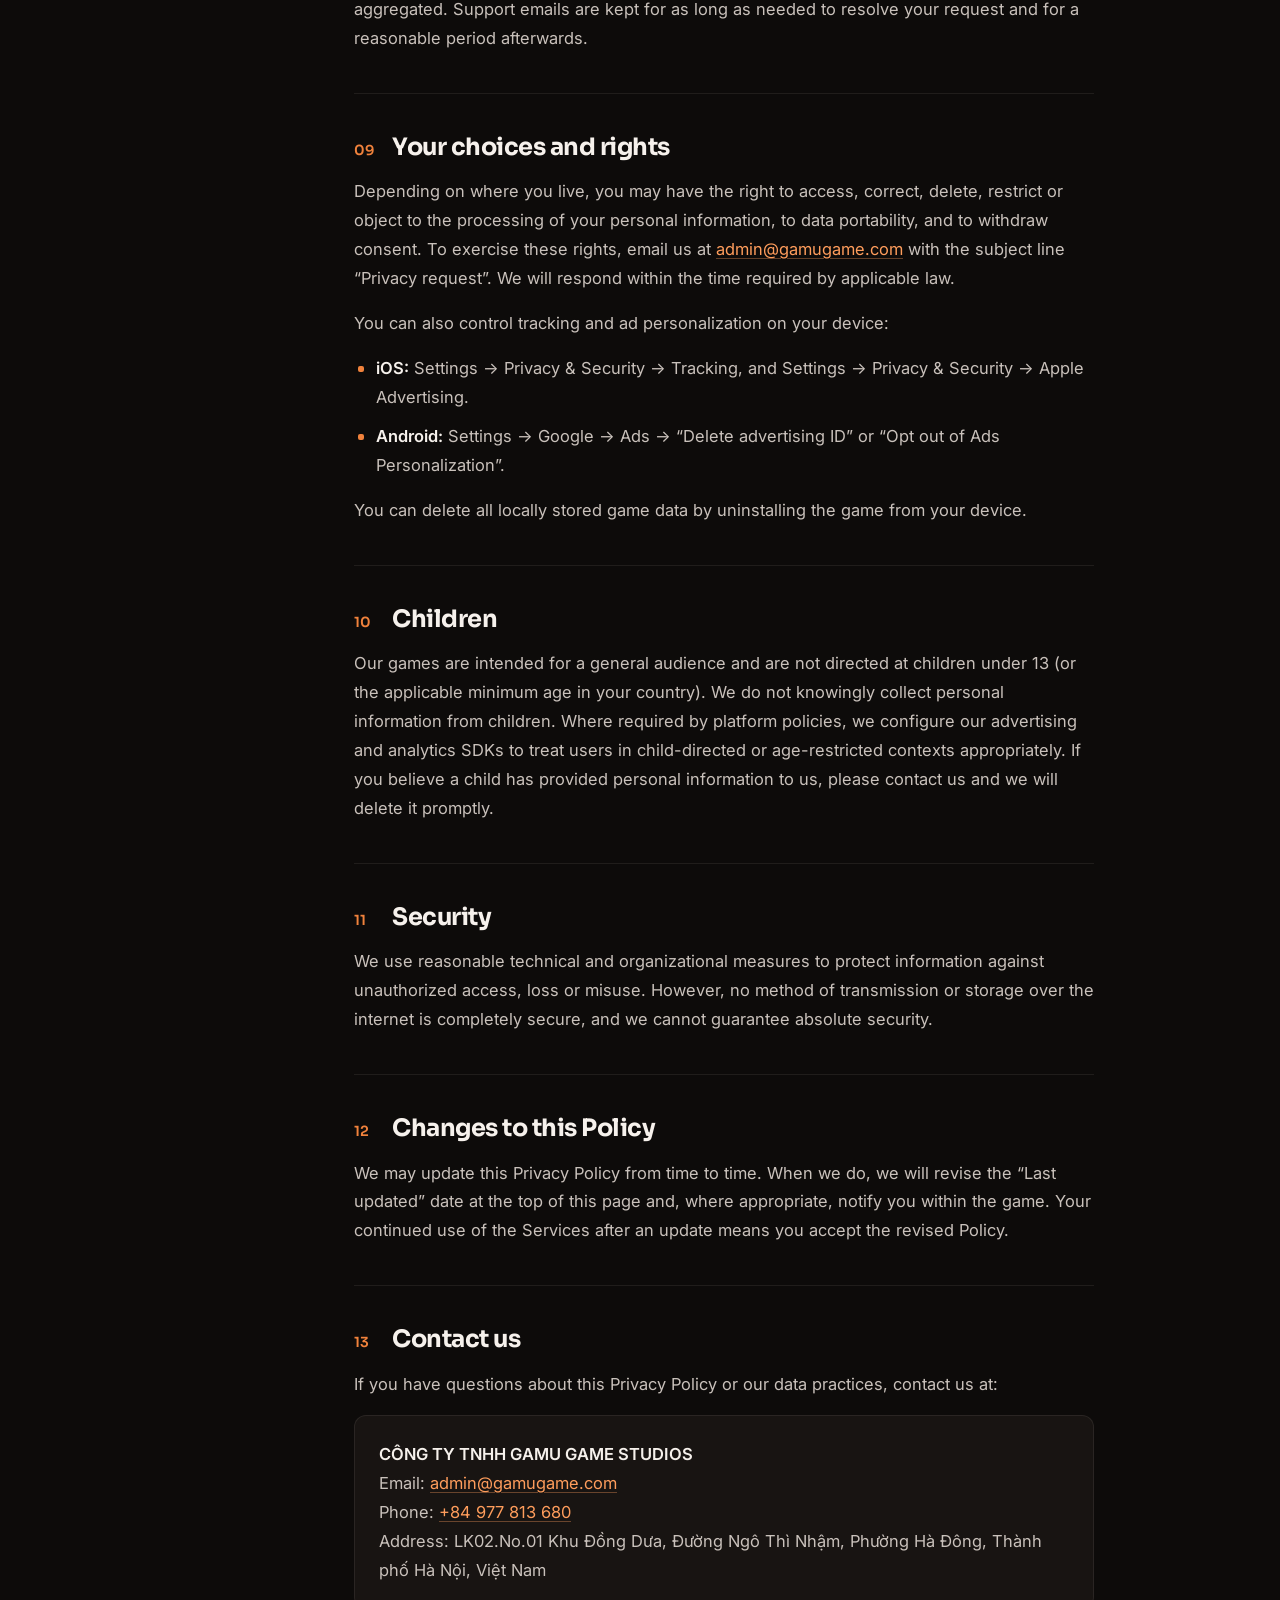
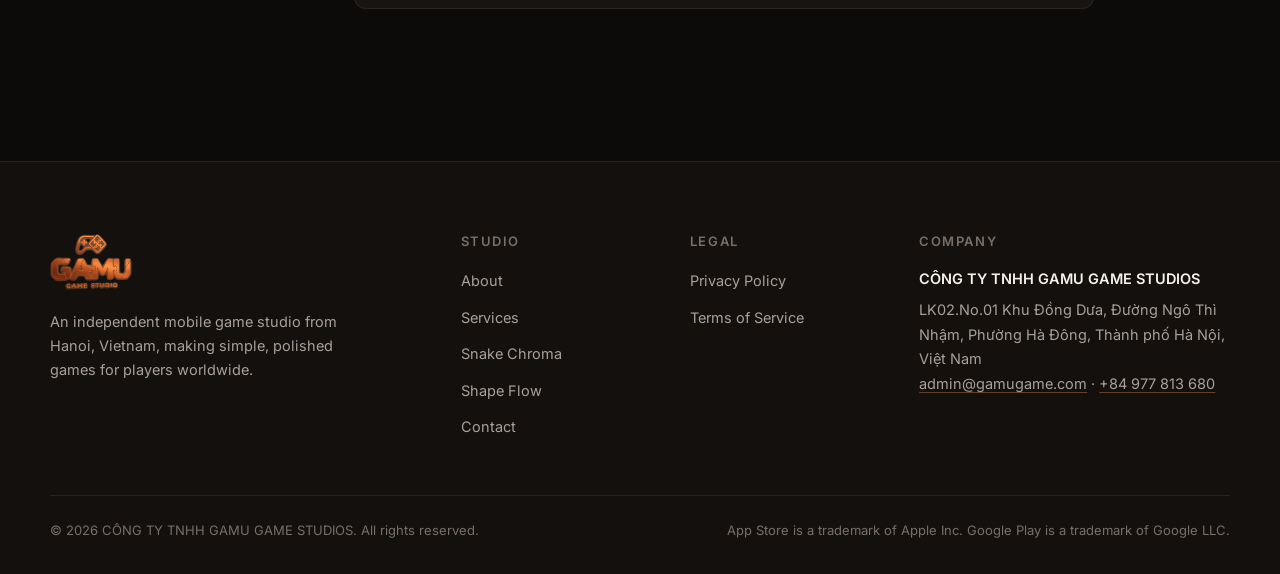
<file: privacy.html>
<!doctype html>
<html lang="en" class="no-js">
<head>
<meta charset="utf-8">
<meta name="viewport" content="width=device-width,initial-scale=1">
<title>Privacy Policy | Gamu Game Studios</title>
<meta name="description" content="Privacy Policy of CÔNG TY TNHH GAMU GAME STUDIOS covering data collected in our mobile games, including Snake Chroma and Shape Flow, third-party SDKs, advertising, retention and your rights.">
<meta name="theme-color" content="#0d0b0a">
<meta property="og:type" content="website">
<meta property="og:site_name" content="Gamu Game Studios">
<meta property="og:title" content="Privacy Policy — Gamu Game Studios">
<meta property="og:description" content="How Gamu Game Studios collects, uses and protects information in its games.">
<meta property="og:image" content="assets/og-image.png">
<link rel="icon" href="assets/favicon.png" type="image/png">
<link rel="apple-touch-icon" href="assets/favicon.png">
<link rel="preconnect" href="https://fonts.googleapis.com">
<link rel="preconnect" href="https://fonts.gstatic.com" crossorigin>
<link href="https://fonts.googleapis.com/css2?family=Inter:wght@400;500;600;700&family=Sora:wght@600;700;800&display=swap" rel="stylesheet">
<link rel="stylesheet" href="styles.css">
</head>
<body>

<a class="skip-link" href="#main">Skip to content</a>

<header class="site-header">
  <div class="container nav">
    <a class="brand" href="index.html" aria-label="Gamu Game Studios — Home"><img src="assets/logo-transparent.png" alt="Gamu Game Studios" width="596" height="408"></a>
    <button class="nav-toggle" type="button" aria-expanded="false" aria-controls="nav-menu" aria-label="Open menu">
      <span class="i-open"><svg viewBox="0 0 24 24" fill="none" stroke="currentColor" stroke-width="2" stroke-linecap="round" stroke-linejoin="round" aria-hidden="true"><path d="M4 7h16M4 12h16M4 17h16"/></svg></span><span class="i-close"><svg viewBox="0 0 24 24" fill="none" stroke="currentColor" stroke-width="2" stroke-linecap="round" stroke-linejoin="round" aria-hidden="true"><path d="M6 6l12 12M18 6L6 18"/></svg></span>
    </button>
    <nav id="nav-menu" class="nav-menu" aria-label="Main">
      <a href="index.html#about">About</a>
      <a href="index.html#services">Services</a>
      <a href="index.html#games">Games</a>
      <a href="contact.html">Contact</a>
      <a class="btn btn-primary btn-sm" href="contact.html#business">Work with us</a>
    </nav>
  </div>
</header>

<main id="main">
<section class="page-hero">
  <div class="container">
    <nav class="crumbs" aria-label="Breadcrumb"><a href="index.html">Home</a><svg viewBox="0 0 24 24" fill="none" stroke="currentColor" stroke-width="2" stroke-linecap="round" stroke-linejoin="round" aria-hidden="true"><path d="M9 6l6 6-6 6"/></svg><span>Legal</span></nav>
    <h1>Privacy Policy</h1>
    <p class="lead">How Gamu Game Studios collects, uses and protects information in its games.</p>
    <div class="meta-row">
      <span class="tag">Effective date: 17 September 2026</span>
      <span class="tag">Last updated: 21 October 2026</span>
    </div>
  </div>
</section>

<section class="section-tight" style="padding-top:0">
  <div class="container legal-layout">
    <aside class="toc" aria-label="On this page">
      <div class="toc-title">On this page</div>
      <nav>
        <ol>
          <li><a href="#who-we-are">Who we are</a></li>
          <li><a href="#information-we-collect">Information we may collect</a></li>
          <li><a href="#how-we-use">How we use information</a></li>
          <li><a href="#third-party-sdks">Third-party services (SDKs)</a></li>
          <li><a href="#advertising">Advertising and attribution</a></li>
          <li><a href="#sharing">Sharing of information</a></li>
          <li><a href="#international-transfers">International transfers</a></li>
          <li><a href="#retention">Data retention</a></li>
          <li><a href="#your-rights">Your choices and rights</a></li>
          <li><a href="#children">Children</a></li>
          <li><a href="#security">Security</a></li>
          <li><a href="#changes">Changes to this Policy</a></li>
          <li><a href="#contact">Contact us</a></li>
        </ol>
      </nav>
    </aside>
    <article class="prose">
      <section id="who-we-are">
        <h2><span class="n">01</span>Who we are</h2>
        <p>CÔNG TY TNHH GAMU GAME STUDIOS (“Gamu Game Studios”, “we”, “us”, “our”) is a limited liability company registered in Vietnam with its registered address at LK02.No.01 Khu Đồng Dưa, Đường Ngô Thì Nhậm, Phường Hà Đông, Thành phố Hà Nội, Việt Nam. We develop and publish mobile games, including <strong>Snake Chroma</strong> (available on the App Store and Google Play) and <strong>Shape Flow</strong> (available on Google Play).</p>
        <p>This Privacy Policy explains how we collect, use, share and protect information when you use our games, this website and related services (together, the “Services”). By using the Services you agree to this Policy.</p>
      </section>
      <section id="information-we-collect">
        <h2><span class="n">02</span>Information we may collect</h2>
        <p>We do not require you to create an account or provide your name, email address or other directly identifying information to play our games. Depending on the features enabled in a game, we and our partners may collect:</p>
        <ul>
          <li><strong>Device information</strong> — device model, operating system and version, language, region, screen size, network type, and unique device or advertising identifiers (such as Apple IDFA / IDFV or Google Advertising ID).</li>
          <li><strong>Usage and gameplay information</strong> — app opens, session length, levels played, scores, in-game events, settings and interactions with ads.</li>
          <li><strong>Purchase information</strong> — records of in-app purchases processed by Apple or Google (we do not receive your payment card details).</li>
          <li><strong>Diagnostics</strong> — crash reports, performance data and error logs.</li>
          <li><strong>Approximate location</strong> — derived from your IP address (country / region level only).</li>
          <li><strong>Information you send us</strong> — when you contact support, we receive your email address and the contents of your message.</li>
        </ul>
      </section>
      <section id="how-we-use">
        <h2><span class="n">03</span>How we use information</h2>
        <p>We use information to: operate, maintain and improve our games; remember your progress and settings; understand how players use our games; fix bugs and technical problems; show and measure advertising (including rewarded and interstitial ads); measure marketing campaign performance; detect and prevent fraud, cheating and abuse; comply with legal obligations; and respond to your support requests.</p>
      </section>
      <section id="third-party-sdks">
        <h2><span class="n">04</span>Third-party services (SDKs)</h2>
        <p>Our games may integrate third-party software development kits (SDKs) for analytics, advertising, attribution, crash reporting and in-app purchases. These providers may collect information directly from your device under their own privacy policies. Providers we may use include, depending on the game version:</p>
        <ul>
          <li>Google (Firebase Analytics, Crashlytics, AdMob, Google Play Services)</li>
          <li>Apple (App Store, Game Center, StoreKit)</li>
          <li>Unity Technologies (Unity Analytics, Unity Ads, Unity Services)</li>
          <li>Advertising mediation and ad networks such as AppLovin (MAX), ironSource / Unity LevelPlay, Meta Audience Network and similar partners</li>
          <li>Attribution and measurement partners such as AppsFlyer or Adjust</li>
          <li>Meta (Facebook SDK) for advertising measurement</li>
        </ul>
        <p>We encourage you to review the privacy policies of these providers. We only work with partners that offer industry-standard privacy controls.</p>
      </section>
      <section id="advertising">
        <h2><span class="n">05</span>Advertising and attribution</h2>
        <p>Our games are free to play and may be supported by advertising. Advertising partners may use your advertising identifier and in-app event data (installs, sessions, purchases, ad interactions) to show ads, limit how often you see the same ad, measure ad performance and, where permitted, personalize ads. You can limit ad personalization through your device settings (see Section 9).</p>
      </section>
      <section id="sharing">
        <h2><span class="n">06</span>Sharing of information</h2>
        <p>We do not sell your personal information. We may share information with: the third-party service providers listed above, who process data on our behalf or for their own advertising purposes; platform operators (Apple, Google) as required to distribute our games; professional advisers, and authorities where required by law; and a successor entity in the event of a merger, acquisition or asset sale.</p>
      </section>
      <section id="international-transfers">
        <h2><span class="n">07</span>International transfers</h2>
        <p>We are based in Vietnam. Our service providers may process information on servers located in other countries, including the United States and the European Union. Where required, we take steps to ensure that appropriate safeguards are in place for such transfers.</p>
      </section>
      <section id="retention">
        <h2><span class="n">08</span>Data retention</h2>
        <p>We keep information only for as long as reasonably necessary for the purposes described in this Policy, or as required by law. Analytics and advertising data is typically retained by our partners for a limited period (for example, up to 14–26 months) and then deleted or aggregated. Support emails are kept for as long as needed to resolve your request and for a reasonable period afterwards.</p>
      </section>
      <section id="your-rights">
        <h2><span class="n">09</span>Your choices and rights</h2>
        <p>Depending on where you live, you may have the right to access, correct, delete, restrict or object to the processing of your personal information, to data portability, and to withdraw consent. To exercise these rights, email us at <a class="link" href="mailto:admin@gamugame.com?subject=Privacy%20request">admin@gamugame.com</a> with the subject line “Privacy request”. We will respond within the time required by applicable law.</p>
        <p>You can also control tracking and ad personalization on your device:</p>
        <ul>
          <li><strong>iOS:</strong> Settings → Privacy &amp; Security → Tracking, and Settings → Privacy &amp; Security → Apple Advertising.</li>
          <li><strong>Android:</strong> Settings → Google → Ads → “Delete advertising ID” or “Opt out of Ads Personalization”.</li>
        </ul>
        <p>You can delete all locally stored game data by uninstalling the game from your device.</p>
      </section>
      <section id="children">
        <h2><span class="n">10</span>Children</h2>
        <p>Our games are intended for a general audience and are not directed at children under 13 (or the applicable minimum age in your country). We do not knowingly collect personal information from children. Where required by platform policies, we configure our advertising and analytics SDKs to treat users in child-directed or age-restricted contexts appropriately. If you believe a child has provided personal information to us, please contact us and we will delete it promptly.</p>
      </section>
      <section id="security">
        <h2><span class="n">11</span>Security</h2>
        <p>We use reasonable technical and organizational measures to protect information against unauthorized access, loss or misuse. However, no method of transmission or storage over the internet is completely secure, and we cannot guarantee absolute security.</p>
      </section>
      <section id="changes">
        <h2><span class="n">12</span>Changes to this Policy</h2>
        <p>We may update this Privacy Policy from time to time. When we do, we will revise the “Last updated” date at the top of this page and, where appropriate, notify you within the game. Your continued use of the Services after an update means you accept the revised Policy.</p>
      </section>
      <section id="contact">
        <h2><span class="n">13</span>Contact us</h2>
        <p>If you have questions about this Privacy Policy or our data practices, contact us at:</p>
        <div class="contact-block"><p><strong>CÔNG TY TNHH GAMU GAME STUDIOS</strong><br>
        Email: <a class="link" href="mailto:admin@gamugame.com">admin@gamugame.com</a><br>
        Phone: <a class="link" href="tel:+84977813680">+84 977 813 680</a><br>
        Address: LK02.No.01 Khu Đồng Dưa, Đường Ngô Thì Nhậm, Phường Hà Đông, Thành phố Hà Nội, Việt Nam</p></div>
      </section>
    </article>
  </div>
</section>
</main>

<footer class="site-footer">
  <div class="container">
    <div class="footer-grid">
      <div class="footer-brand">
        <img src="assets/logo-transparent.png" alt="Gamu Game Studios" width="596" height="408" loading="lazy">
        <p>An independent mobile game studio from Hanoi, Vietnam, making simple, polished games for players worldwide.</p>
      </div>
      <div class="footer-col">
        <h4>Studio</h4>
        <ul>
          <li><a href="index.html#about">About</a></li>
          <li><a href="index.html#services">Services</a></li>
          <li><a href="snake-chroma.html">Snake Chroma</a></li>
          <li><a href="shape-flow.html">Shape Flow</a></li>
          <li><a href="contact.html">Contact</a></li>
        </ul>
      </div>
      <div class="footer-col">
        <h4>Legal</h4>
        <ul>
          <li><a href="privacy.html">Privacy Policy</a></li>
          <li><a href="terms.html">Terms of Service</a></li>
        </ul>
      </div>
      <div class="footer-col">
        <h4>Company</h4>
        <address>
          <strong>CÔNG TY TNHH GAMU GAME STUDIOS</strong>
          LK02.No.01 Khu Đồng Dưa, Đường Ngô Thì Nhậm, Phường Hà Đông, Thành phố Hà Nội, Việt Nam<br>
          <a class="link" href="mailto:admin@gamugame.com">admin@gamugame.com</a> · <a class="link" href="tel:+84977813680">+84 977 813 680</a>
        </address>
      </div>
    </div>
    <div class="footer-bottom">
      <span>© 2026 CÔNG TY TNHH GAMU GAME STUDIOS. All rights reserved.</span>
      <span>App Store is a trademark of Apple Inc. Google Play is a trademark of Google LLC.</span>
    </div>
  </div>
</footer>

<script src="script.js" defer></script>

</body>
</html>
</file>
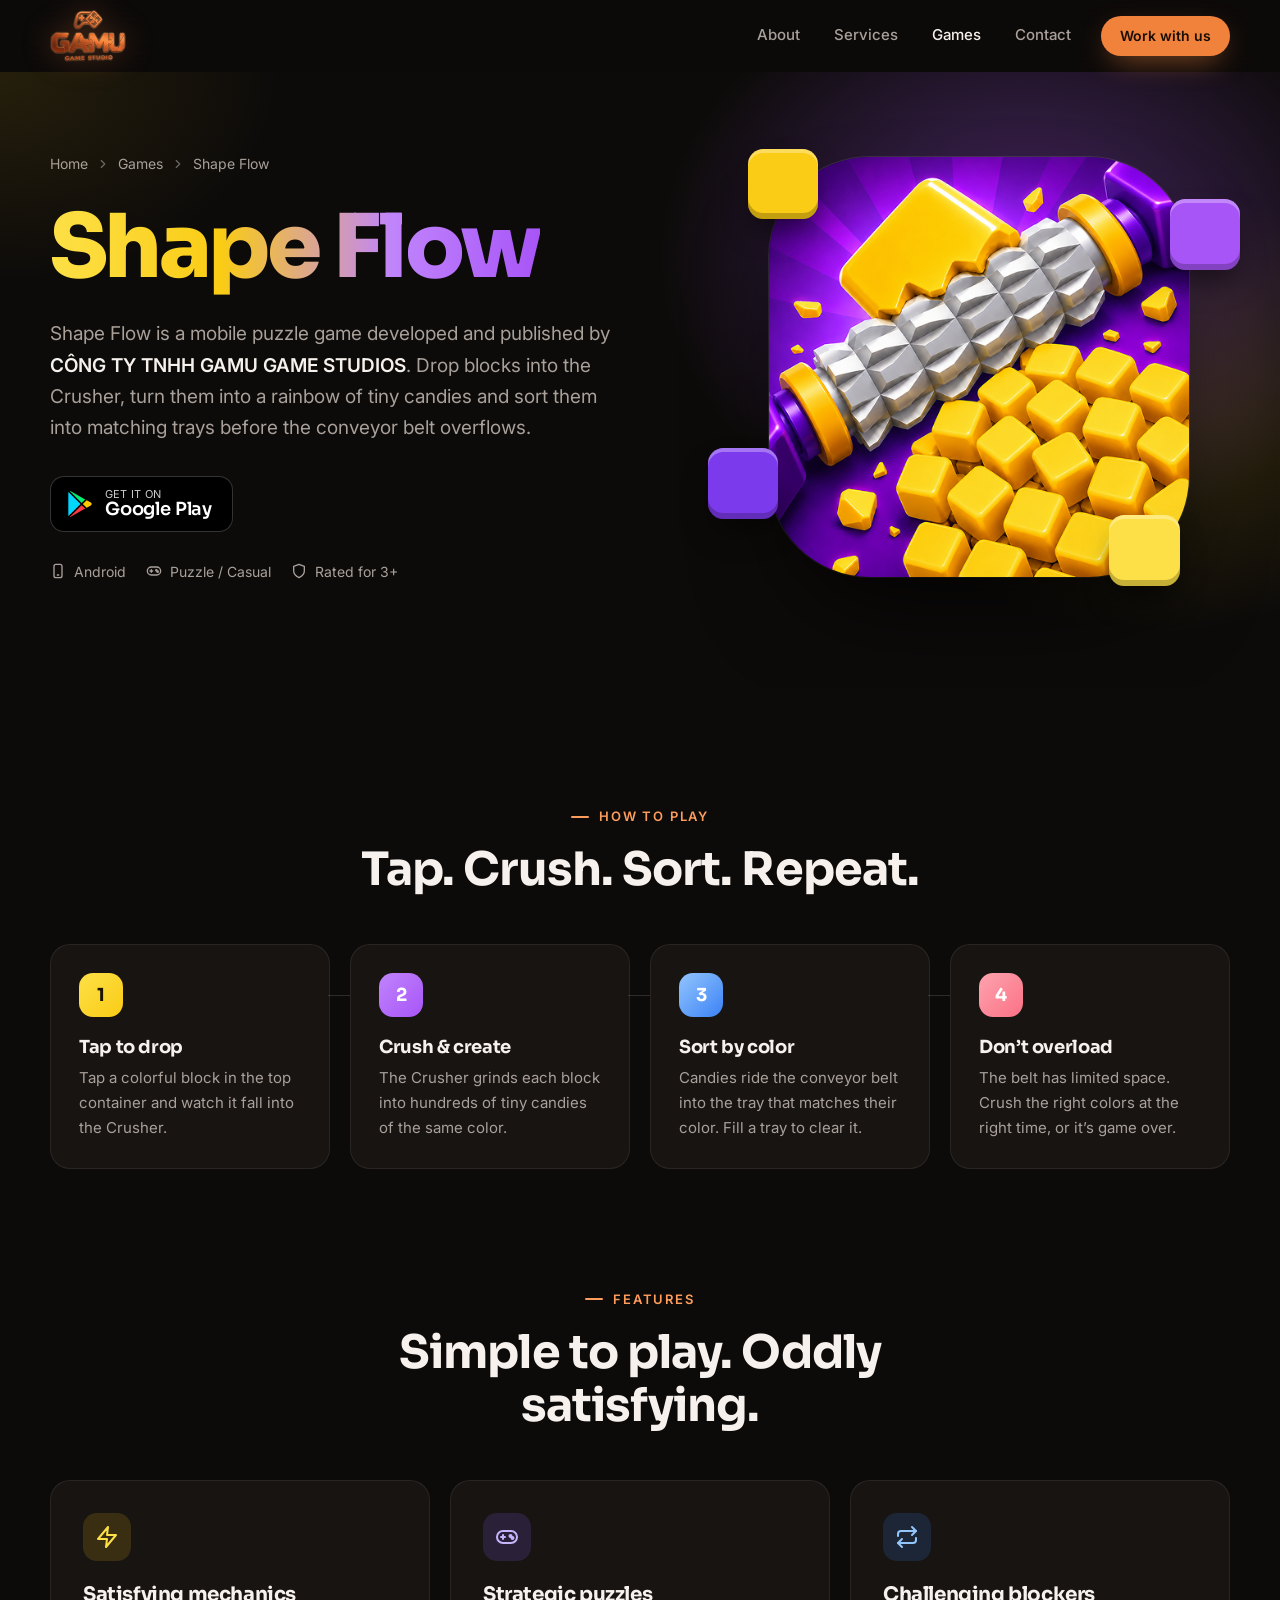
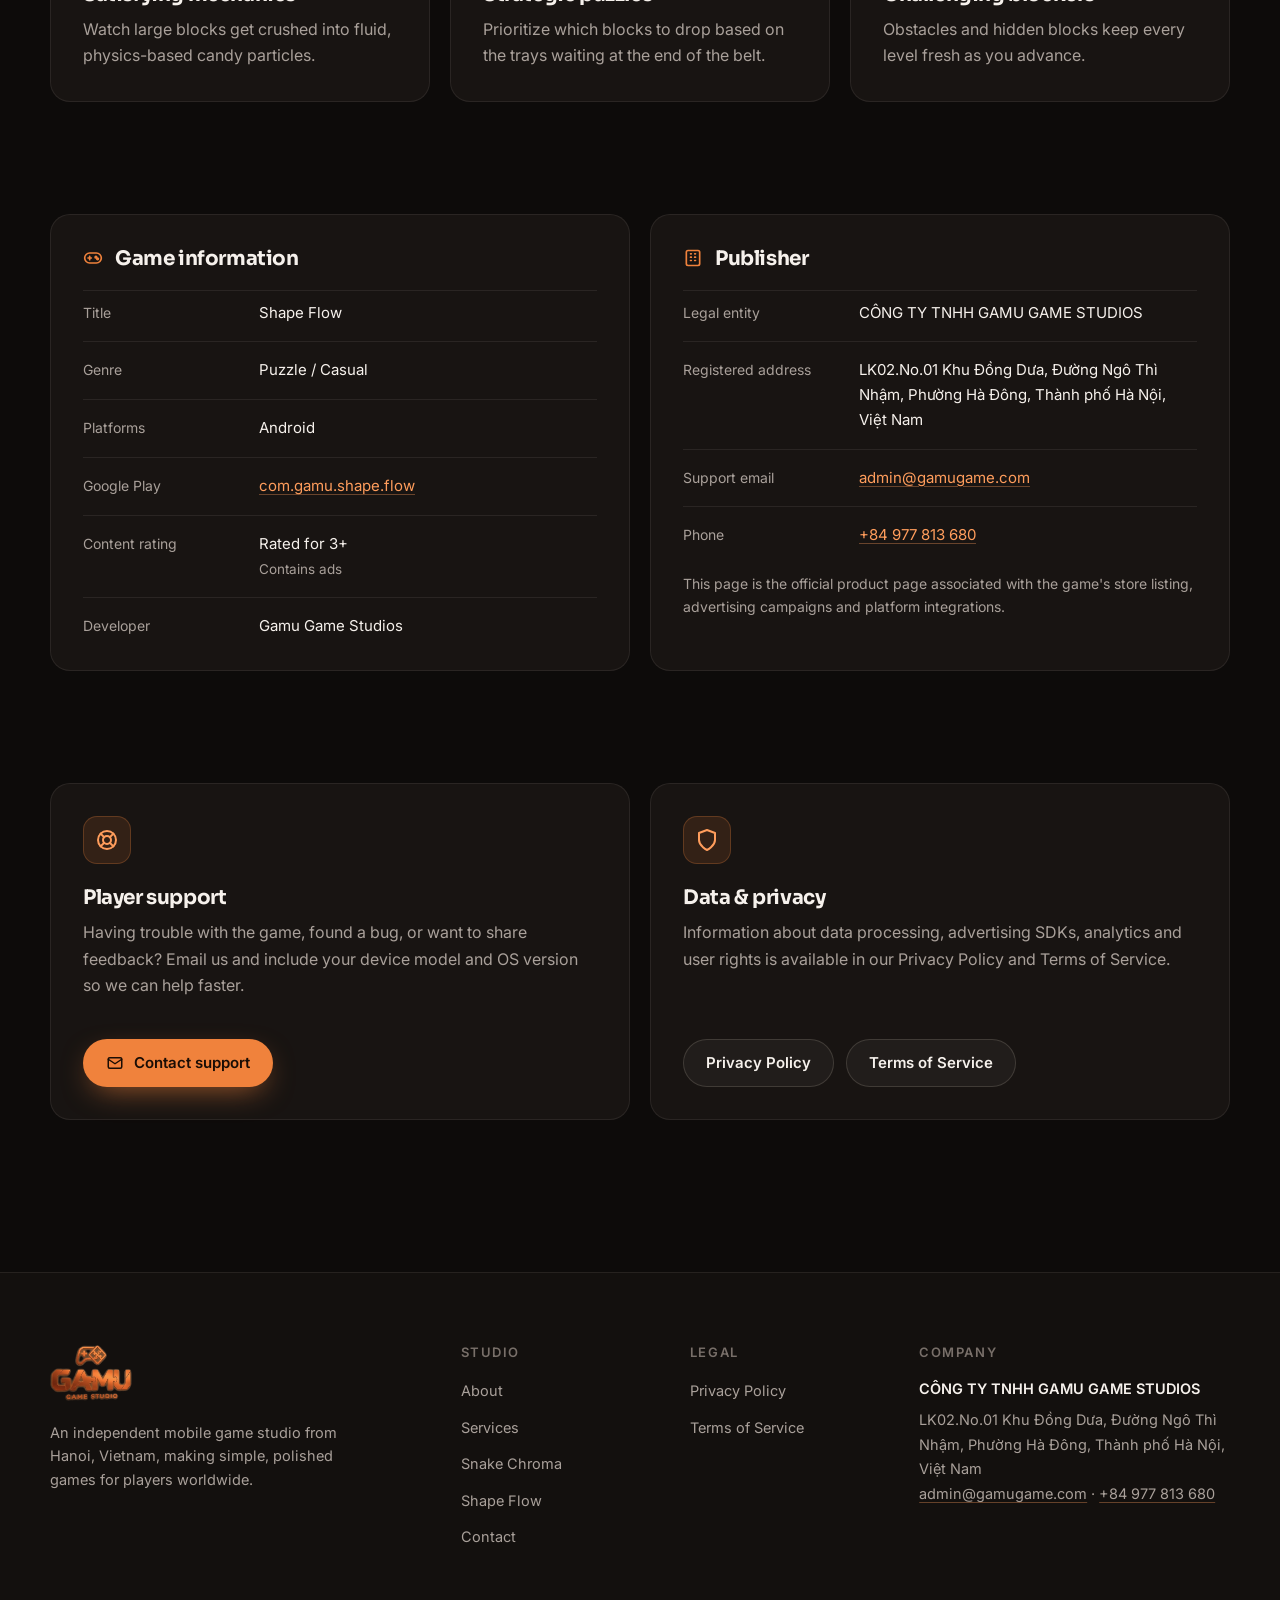
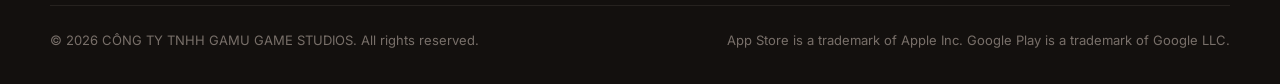
<file: shape-flow.html>
<!doctype html>
<html lang="en" class="no-js">
<head>
<meta charset="utf-8">
<meta name="viewport" content="width=device-width,initial-scale=1">
<title>Shape Flow — Official Game Page | Gamu Game Studios</title>
<meta name="description" content="Official page for Shape Flow, a satisfying color-sorting puzzle game developed and published by CÔNG TY TNHH GAMU GAME STUDIOS. Available on Google Play.">
<meta name="theme-color" content="#0d0b0a">
<meta property="og:type" content="website">
<meta property="og:site_name" content="Gamu Game Studios">
<meta property="og:title" content="Shape Flow — Official Game Page">
<meta property="og:description" content="Crush blocks into colorful candies and sort them into matching trays. A puzzle game by Gamu Game Studios, available on Google Play.">
<meta property="og:image" content="assets/shape-flow-icon.png">
<link rel="icon" href="assets/favicon.png" type="image/png">
<link rel="apple-touch-icon" href="assets/favicon.png">
<link rel="preconnect" href="https://fonts.googleapis.com">
<link rel="preconnect" href="https://fonts.gstatic.com" crossorigin>
<link href="https://fonts.googleapis.com/css2?family=Inter:wght@400;500;600;700&family=Sora:wght@600;700;800&display=swap" rel="stylesheet">
<link rel="stylesheet" href="styles.css">
</head>
<body>

<a class="skip-link" href="#main">Skip to content</a>

<header class="site-header">
  <div class="container nav">
    <a class="brand" href="index.html" aria-label="Gamu Game Studios — Home"><img src="assets/logo-transparent.png" alt="Gamu Game Studios" width="596" height="408"></a>
    <button class="nav-toggle" type="button" aria-expanded="false" aria-controls="nav-menu" aria-label="Open menu">
      <span class="i-open"><svg viewBox="0 0 24 24" fill="none" stroke="currentColor" stroke-width="2" stroke-linecap="round" stroke-linejoin="round" aria-hidden="true"><path d="M4 7h16M4 12h16M4 17h16"/></svg></span><span class="i-close"><svg viewBox="0 0 24 24" fill="none" stroke="currentColor" stroke-width="2" stroke-linecap="round" stroke-linejoin="round" aria-hidden="true"><path d="M6 6l12 12M18 6L6 18"/></svg></span>
    </button>
    <nav id="nav-menu" class="nav-menu" aria-label="Main">
      <a href="index.html#about">About</a>
      <a href="index.html#services">Services</a>
      <a href="index.html#games" aria-current="page">Games</a>
      <a href="contact.html">Contact</a>
      <a class="btn btn-primary btn-sm" href="contact.html#business">Work with us</a>
    </nav>
  </div>
</header>

<main id="main">
<section class="game-hero theme-shape">
  <div class="container game-hero-grid">
    <div>
      <nav class="crumbs" aria-label="Breadcrumb"><a href="index.html">Home</a><svg viewBox="0 0 24 24" fill="none" stroke="currentColor" stroke-width="2" stroke-linecap="round" stroke-linejoin="round" aria-hidden="true"><path d="M9 6l6 6-6 6"/></svg><a href="index.html#games">Games</a><svg viewBox="0 0 24 24" fill="none" stroke="currentColor" stroke-width="2" stroke-linecap="round" stroke-linejoin="round" aria-hidden="true"><path d="M9 6l6 6-6 6"/></svg><span aria-current="page">Shape Flow</span></nav>
      <h1><span>Shape Flow</span></h1>
      <p class="lead">Shape Flow is a mobile puzzle game developed and published by <strong>CÔNG TY TNHH GAMU GAME STUDIOS</strong>. Drop blocks into the Crusher, turn them into a rainbow of tiny candies and sort them into matching trays before the conveyor belt overflows.</p>
      <div class="store-row"><a class="store-btn" href="https://play.google.com/store/apps/details?id=com.gamu.shape.flow" target="_blank" rel="noopener"><svg viewBox="0 0 24 24" aria-hidden="true"><path fill="#00d7fe" d="M1.337.924a1.486 1.486 0 0 0-.112.568v21.017c0 .217.045.419.124.6l11.155-11.087L1.337.924z"/><path fill="#00f076" d="M13.544 10.989l3.258-3.238L3.45.195a1.466 1.466 0 0 0-.946-.179l11.04 10.973z"/><path fill="#ffc900" d="M22.018 13.298l-3.919 2.218-3.515-3.493 3.543-3.521 3.891 2.202a1.49 1.49 0 0 1 0 2.594z"/><path fill="#ff3a44" d="M13.544 13.056l-11 10.933c.298.036.612-.016.906-.183l13.324-7.54-3.23-3.21z"/></svg><span><small>GET IT ON</small><b>Google Play</b></span></a></div>
      <div class="platforms">
        <span><svg viewBox="0 0 24 24" fill="none" stroke="currentColor" stroke-width="2" stroke-linecap="round" stroke-linejoin="round" aria-hidden="true"><rect x="6" y="2" width="12" height="20" rx="3"/><path d="M11 18h2"/></svg>Android</span>
        <span><svg viewBox="0 0 24 24" fill="none" stroke="currentColor" stroke-width="2" stroke-linecap="round" stroke-linejoin="round" aria-hidden="true"><rect x="2" y="6" width="20" height="12" rx="6"/><path d="M6 12h4M8 10v4"/><circle cx="15.5" cy="11" r="1"/><circle cx="17.5" cy="13" r="1"/></svg>Puzzle / Casual</span>
        <span><svg viewBox="0 0 24 24" fill="none" stroke="currentColor" stroke-width="2" stroke-linecap="round" stroke-linejoin="round" aria-hidden="true"><path d="M12 22s8-4 8-10V5l-8-3-8 3v7c0 6 8 10 8 10z"/></svg>Rated for 3+</span>
      </div>
    </div>
    <div class="game-hero-art">
      <span class="cube c1" aria-hidden="true"></span><span class="cube c2" aria-hidden="true"></span><span class="cube c3" aria-hidden="true"></span><span class="cube c4" aria-hidden="true"></span>
      <img src="assets/shape-flow-icon.png" alt="Shape Flow game icon" width="512" height="512">
    </div>
  </div>
</section>

<section class="section">
  <div class="container">
    <div class="section-head center">
      <div class="eyebrow">How to play</div>
      <h2 class="section-title">Tap. Crush. Sort. Repeat.</h2>
    </div>
    <ol class="steps">
      <li class="reveal"><span class="step-n">1</span><h3>Tap to drop</h3><p>Tap a colorful block in the top container and watch it fall into the Crusher.</p></li>
      <li class="reveal"><span class="step-n">2</span><h3>Crush &amp; create</h3><p>The Crusher grinds each block into hundreds of tiny candies of the same color.</p></li>
      <li class="reveal"><span class="step-n">3</span><h3>Sort by color</h3><p>Candies ride the conveyor belt into the tray that matches their color. Fill a tray to clear it.</p></li>
      <li class="reveal"><span class="step-n">4</span><h3>Don’t overload</h3><p>The belt has limited space. Crush the right colors at the right time, or it’s game over.</p></li>
    </ol>
  </div>
</section>

<section class="section">
  <div class="container">
    <div class="section-head center">
      <div class="eyebrow">Features</div>
      <h2 class="section-title">Simple to play. Oddly satisfying.</h2>
    </div>
    <div class="grid-3">
      <article class="card feature-card f-yellow reveal">
        <div class="icon-box"><svg viewBox="0 0 24 24" fill="none" stroke="currentColor" stroke-width="2" stroke-linecap="round" stroke-linejoin="round" aria-hidden="true"><path d="M13 2L3 14h9l-1 8 10-12h-9l1-8z"/></svg></div>
        <h3>Satisfying mechanics</h3>
        <p>Watch large blocks get crushed into fluid, physics-based candy particles.</p>
      </article>
      <article class="card feature-card f-purple reveal">
        <div class="icon-box"><svg viewBox="0 0 24 24" fill="none" stroke="currentColor" stroke-width="2" stroke-linecap="round" stroke-linejoin="round" aria-hidden="true"><rect x="2" y="6" width="20" height="12" rx="6"/><path d="M6 12h4M8 10v4"/><circle cx="15.5" cy="11" r="1"/><circle cx="17.5" cy="13" r="1"/></svg></div>
        <h3>Strategic puzzles</h3>
        <p>Prioritize which blocks to drop based on the trays waiting at the end of the belt.</p>
      </article>
      <article class="card feature-card f-blue reveal">
        <div class="icon-box"><svg viewBox="0 0 24 24" fill="none" stroke="currentColor" stroke-width="2" stroke-linecap="round" stroke-linejoin="round" aria-hidden="true"><path d="M17 2l4 4-4 4"/><path d="M3 11V9a3 3 0 0 1 3-3h15"/><path d="M7 22l-4-4 4-4"/><path d="M21 13v2a3 3 0 0 1-3 3H3"/></svg></div>
        <h3>Challenging blockers</h3>
        <p>Obstacles and hidden blocks keep every level fresh as you advance.</p>
      </article>
    </div>
  </div>
</section>

<section class="section">
  <div class="container grid-2">
    <div class="card reveal">
      <h3 class="card-title"><svg viewBox="0 0 24 24" fill="none" stroke="currentColor" stroke-width="2" stroke-linecap="round" stroke-linejoin="round" aria-hidden="true"><rect x="2" y="6" width="20" height="12" rx="6"/><path d="M6 12h4M8 10v4"/><circle cx="15.5" cy="11" r="1"/><circle cx="17.5" cy="13" r="1"/></svg>Game information</h3>
      <dl class="dl">
        <div><dt>Title</dt><dd>Shape Flow</dd></div>
        <div><dt>Genre</dt><dd>Puzzle / Casual</dd></div>
        <div><dt>Platforms</dt><dd>Android</dd></div>
        <div><dt>Google Play</dt><dd><a class="link" href="https://play.google.com/store/apps/details?id=com.gamu.shape.flow" target="_blank" rel="noopener">com.gamu.shape.flow</a></dd></div>
        <div><dt>Content rating</dt><dd>Rated for 3+<span class="sub">Contains ads</span></dd></div>
        <div><dt>Developer</dt><dd>Gamu Game Studios</dd></div>
      </dl>
    </div>
    <div class="card reveal">
      <h3 class="card-title"><svg viewBox="0 0 24 24" fill="none" stroke="currentColor" stroke-width="2" stroke-linecap="round" stroke-linejoin="round" aria-hidden="true"><rect x="4" y="3" width="16" height="18" rx="2"/><path d="M9 7h1M14 7h1M9 11h1M14 11h1M9 15h1M14 15h1"/></svg>Publisher</h3>
      <dl class="dl">
        <div><dt>Legal entity</dt><dd>CÔNG TY TNHH GAMU GAME STUDIOS</dd></div>
        <div><dt>Registered address</dt><dd>LK02.No.01 Khu Đồng Dưa, Đường Ngô Thì Nhậm, Phường Hà Đông, Thành phố Hà Nội, Việt Nam</dd></div>
        <div><dt>Support email</dt><dd><a class="link" href="mailto:admin@gamugame.com">admin@gamugame.com</a></dd></div>
        <div><dt>Phone</dt><dd><a class="link" href="tel:+84977813680">+84 977 813 680</a></dd></div>
      </dl>
      <p class="muted" style="margin-top:24px;font-size:14px">This page is the official product page associated with the game's store listing, advertising campaigns and platform integrations.</p>
    </div>
  </div>
</section>

<section class="section">
  <div class="container grid-2">
    <div class="card channel reveal">
      <div class="icon-box"><svg viewBox="0 0 24 24" fill="none" stroke="currentColor" stroke-width="2" stroke-linecap="round" stroke-linejoin="round" aria-hidden="true"><circle cx="12" cy="12" r="9"/><circle cx="12" cy="12" r="4"/><path d="M5.6 5.6l3.6 3.6M14.8 14.8l3.6 3.6M14.8 9.2l3.6-3.6M5.6 18.4l3.6-3.6"/></svg></div>
      <h3>Player support</h3>
      <p>Having trouble with the game, found a bug, or want to share feedback? Email us and include your device model and OS version so we can help faster.</p>
      <a class="btn btn-primary" href="mailto:admin@gamugame.com?subject=Shape%20Flow%20support"><svg viewBox="0 0 24 24" fill="none" stroke="currentColor" stroke-width="2" stroke-linecap="round" stroke-linejoin="round" aria-hidden="true"><rect x="3" y="5" width="18" height="14" rx="2"/><path d="M3 7l9 6 9-6"/></svg>Contact support</a>
    </div>
    <div class="card channel reveal">
      <div class="icon-box"><svg viewBox="0 0 24 24" fill="none" stroke="currentColor" stroke-width="2" stroke-linecap="round" stroke-linejoin="round" aria-hidden="true"><path d="M12 22s8-4 8-10V5l-8-3-8 3v7c0 6 8 10 8 10z"/></svg></div>
      <h3>Data &amp; privacy</h3>
      <p>Information about data processing, advertising SDKs, analytics and user rights is available in our Privacy Policy and Terms of Service.</p>
      <div class="hero-actions" style="margin-top:24px">
        <a class="btn btn-ghost" href="privacy.html">Privacy Policy</a>
        <a class="btn btn-ghost" href="terms.html">Terms of Service</a>
      </div>
    </div>
  </div>
</section>
</main>

<footer class="site-footer">
  <div class="container">
    <div class="footer-grid">
      <div class="footer-brand">
        <img src="assets/logo-transparent.png" alt="Gamu Game Studios" width="596" height="408" loading="lazy">
        <p>An independent mobile game studio from Hanoi, Vietnam, making simple, polished games for players worldwide.</p>
      </div>
      <div class="footer-col">
        <h4>Studio</h4>
        <ul>
          <li><a href="index.html#about">About</a></li>
          <li><a href="index.html#services">Services</a></li>
          <li><a href="snake-chroma.html">Snake Chroma</a></li>
          <li><a href="shape-flow.html">Shape Flow</a></li>
          <li><a href="contact.html">Contact</a></li>
        </ul>
      </div>
      <div class="footer-col">
        <h4>Legal</h4>
        <ul>
          <li><a href="privacy.html">Privacy Policy</a></li>
          <li><a href="terms.html">Terms of Service</a></li>
        </ul>
      </div>
      <div class="footer-col">
        <h4>Company</h4>
        <address>
          <strong>CÔNG TY TNHH GAMU GAME STUDIOS</strong>
          LK02.No.01 Khu Đồng Dưa, Đường Ngô Thì Nhậm, Phường Hà Đông, Thành phố Hà Nội, Việt Nam<br>
          <a class="link" href="mailto:admin@gamugame.com">admin@gamugame.com</a> · <a class="link" href="tel:+84977813680">+84 977 813 680</a>
        </address>
      </div>
    </div>
    <div class="footer-bottom">
      <span>© 2026 CÔNG TY TNHH GAMU GAME STUDIOS. All rights reserved.</span>
      <span>App Store is a trademark of Apple Inc. Google Play is a trademark of Google LLC.</span>
    </div>
  </div>
</footer>

<script src="script.js" defer></script>

</body>
</html>
</file>
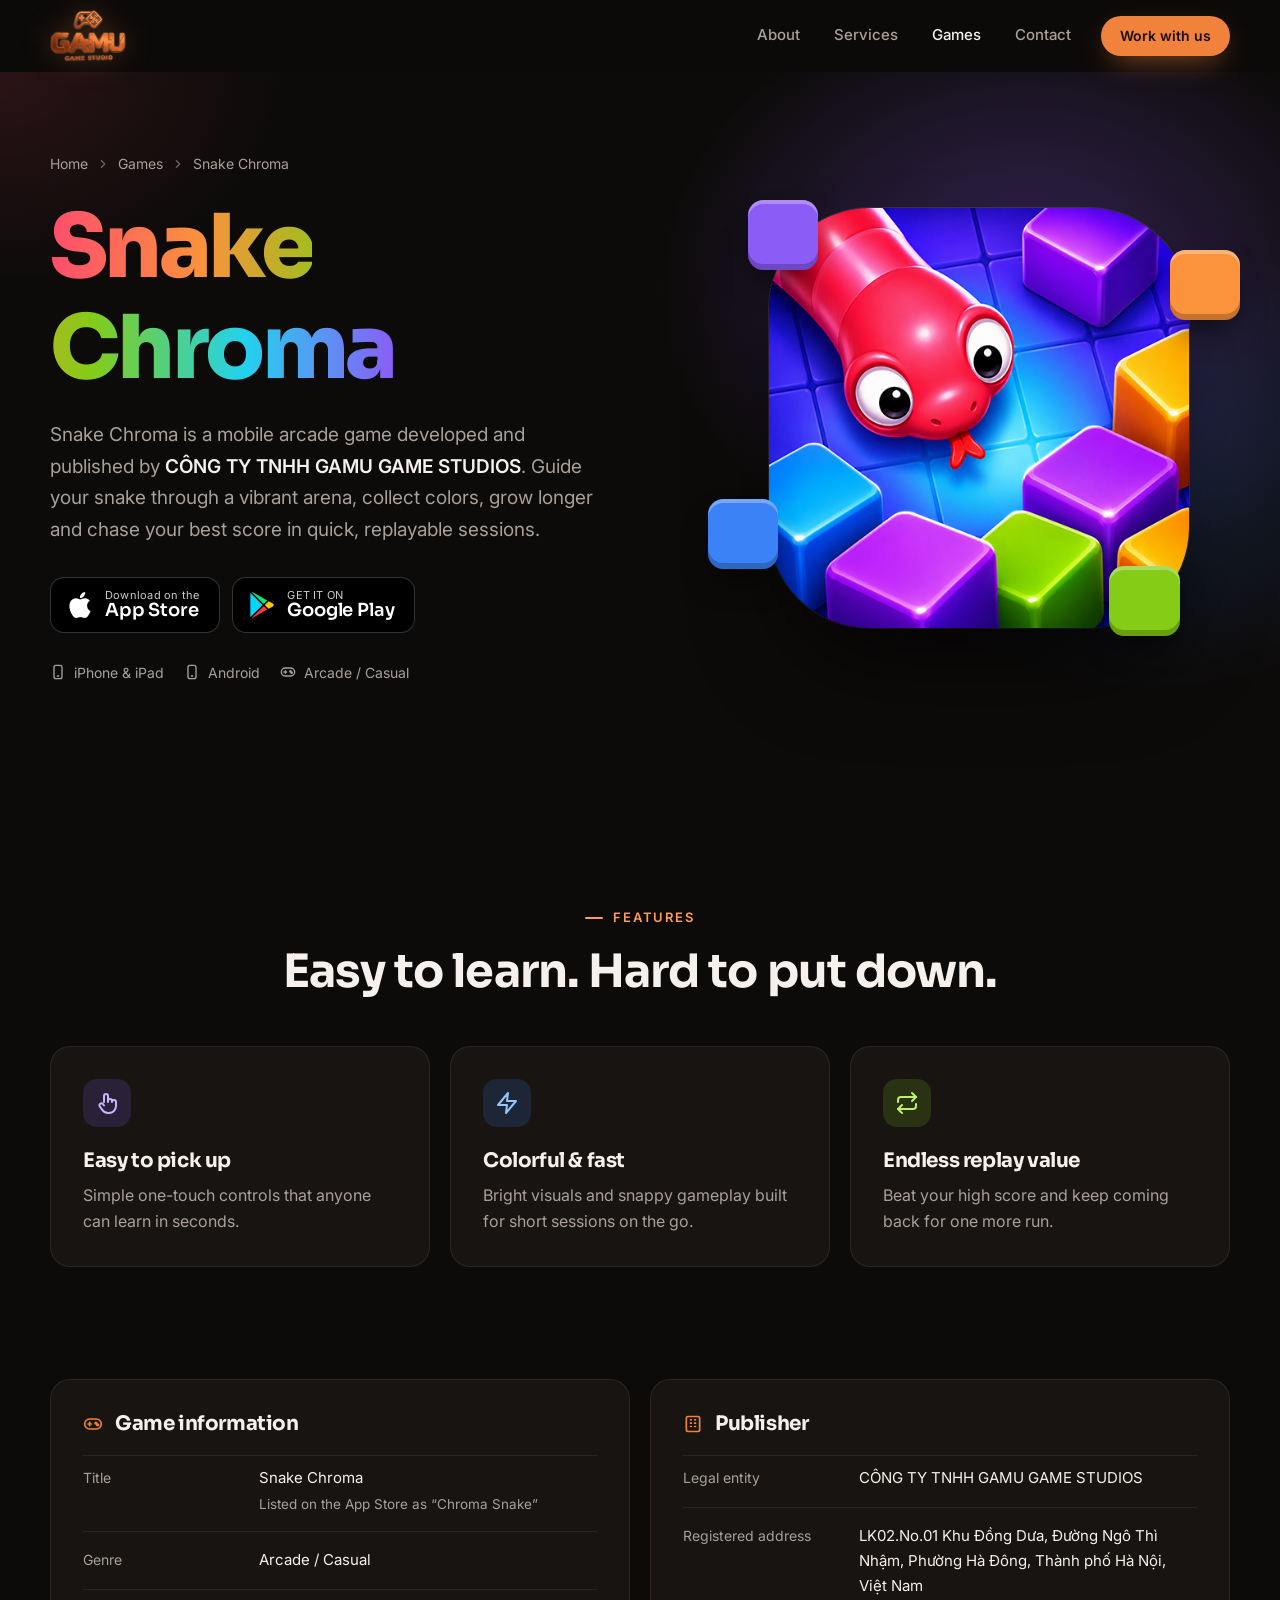
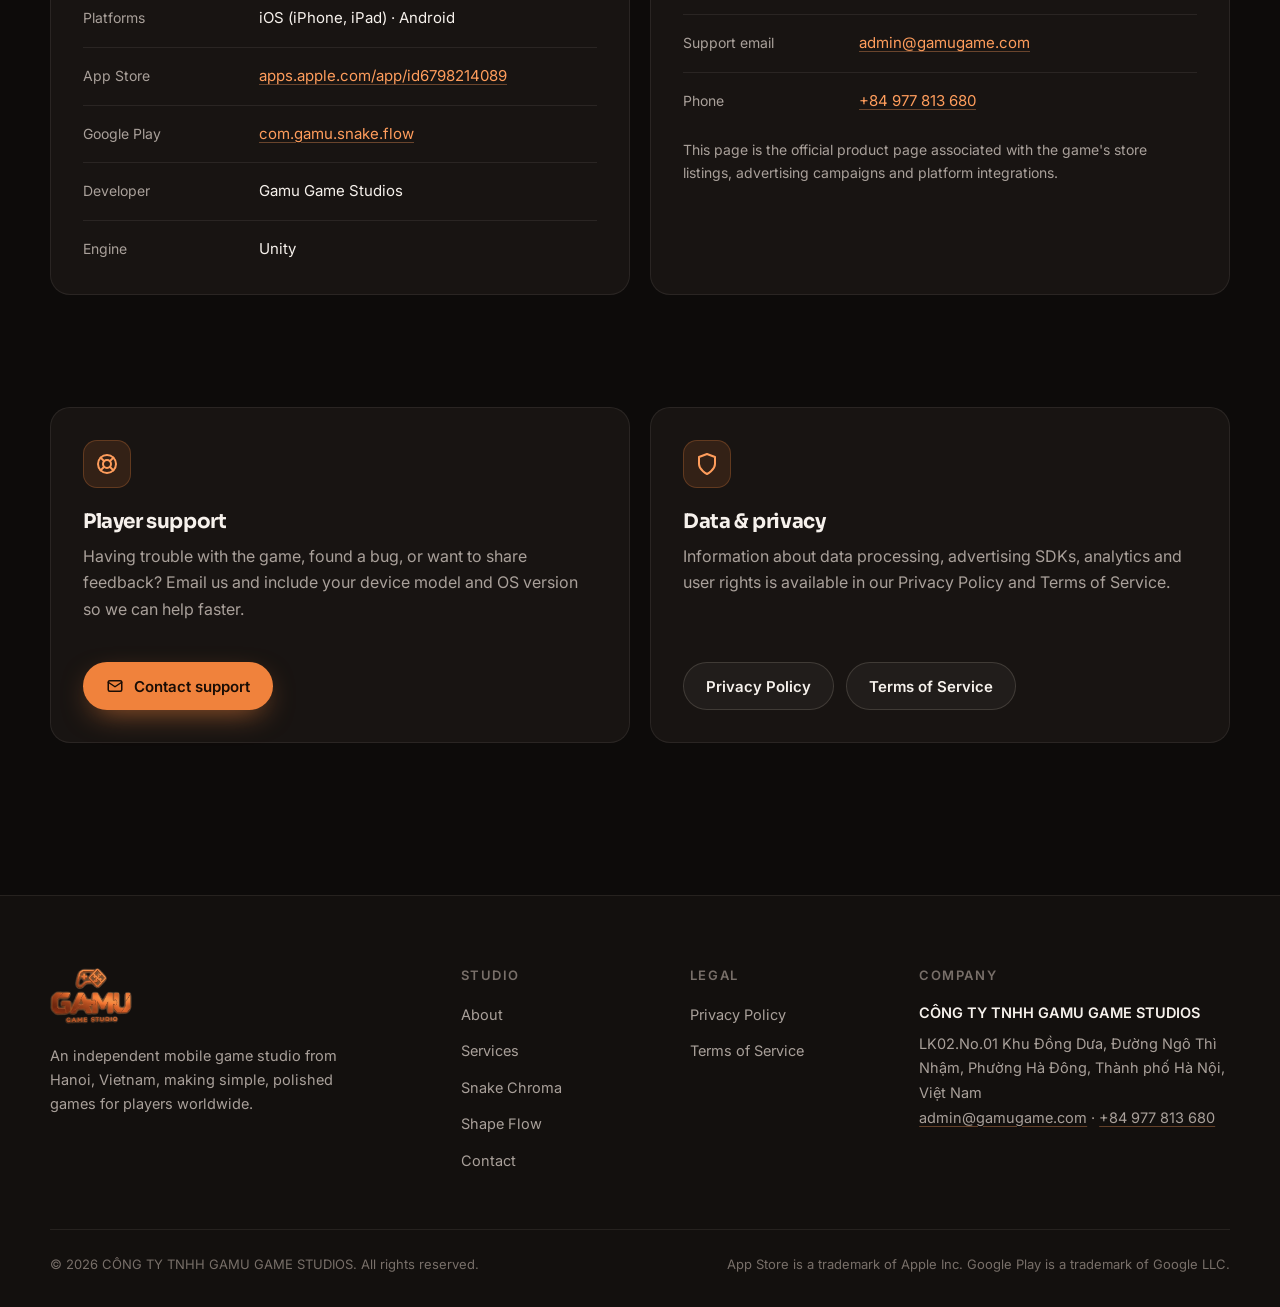
<file: snake-chroma.html>
<!doctype html>
<html lang="en" class="no-js">
<head>
<meta charset="utf-8">
<meta name="viewport" content="width=device-width,initial-scale=1">
<title>Snake Chroma — Official Game Page | Gamu Game Studios</title>
<meta name="description" content="Official page for Snake Chroma, a colorful mobile arcade game developed and published by CÔNG TY TNHH GAMU GAME STUDIOS. Available on the App Store and Google Play.">
<meta name="theme-color" content="#0d0b0a">
<meta property="og:type" content="website">
<meta property="og:site_name" content="Gamu Game Studios">
<meta property="og:title" content="Snake Chroma — Official Game Page">
<meta property="og:description" content="A colorful mobile arcade game by Gamu Game Studios. Download on the App Store and Google Play.">
<meta property="og:image" content="assets/snake-chroma-icon.png">
<link rel="icon" href="assets/favicon.png" type="image/png">
<link rel="apple-touch-icon" href="assets/favicon.png">
<link rel="preconnect" href="https://fonts.googleapis.com">
<link rel="preconnect" href="https://fonts.gstatic.com" crossorigin>
<link href="https://fonts.googleapis.com/css2?family=Inter:wght@400;500;600;700&family=Sora:wght@600;700;800&display=swap" rel="stylesheet">
<link rel="stylesheet" href="styles.css">
</head>
<body>

<a class="skip-link" href="#main">Skip to content</a>

<header class="site-header">
  <div class="container nav">
    <a class="brand" href="index.html" aria-label="Gamu Game Studios — Home"><img src="assets/logo-transparent.png" alt="Gamu Game Studios" width="596" height="408"></a>
    <button class="nav-toggle" type="button" aria-expanded="false" aria-controls="nav-menu" aria-label="Open menu">
      <span class="i-open"><svg viewBox="0 0 24 24" fill="none" stroke="currentColor" stroke-width="2" stroke-linecap="round" stroke-linejoin="round" aria-hidden="true"><path d="M4 7h16M4 12h16M4 17h16"/></svg></span><span class="i-close"><svg viewBox="0 0 24 24" fill="none" stroke="currentColor" stroke-width="2" stroke-linecap="round" stroke-linejoin="round" aria-hidden="true"><path d="M6 6l12 12M18 6L6 18"/></svg></span>
    </button>
    <nav id="nav-menu" class="nav-menu" aria-label="Main">
      <a href="index.html#about">About</a>
      <a href="index.html#services">Services</a>
      <a href="index.html#games" aria-current="page">Games</a>
      <a href="contact.html">Contact</a>
      <a class="btn btn-primary btn-sm" href="contact.html#business">Work with us</a>
    </nav>
  </div>
</header>

<main id="main">
<section class="game-hero">
  <div class="container game-hero-grid">
    <div>
      <nav class="crumbs" aria-label="Breadcrumb"><a href="index.html">Home</a><svg viewBox="0 0 24 24" fill="none" stroke="currentColor" stroke-width="2" stroke-linecap="round" stroke-linejoin="round" aria-hidden="true"><path d="M9 6l6 6-6 6"/></svg><a href="index.html#games">Games</a><svg viewBox="0 0 24 24" fill="none" stroke="currentColor" stroke-width="2" stroke-linecap="round" stroke-linejoin="round" aria-hidden="true"><path d="M9 6l6 6-6 6"/></svg><span aria-current="page">Snake Chroma</span></nav>
      <h1><span>Snake Chroma</span></h1>
      <p class="lead">Snake Chroma is a mobile arcade game developed and published by <strong>CÔNG TY TNHH GAMU GAME STUDIOS</strong>. Guide your snake through a vibrant arena, collect colors, grow longer and chase your best score in quick, replayable sessions.</p>
      <div class="store-row">
            <a class="store-btn" href="https://apps.apple.com/id/app/chroma-snake/id6798214089" target="_blank" rel="noopener"><svg viewBox="0 0 24 24" fill="currentColor" aria-hidden="true"><path d="M12.152 6.896c-.948 0-2.415-1.078-3.96-1.04-2.04.027-3.913 1.183-4.961 3.014-2.117 3.675-.546 9.103 1.519 12.09 1.013 1.454 2.208 3.09 3.792 3.039 1.52-.065 2.09-.987 3.935-.987 1.831 0 2.35.987 3.96.948 1.637-.026 2.676-1.48 3.676-2.948 1.156-1.688 1.636-3.325 1.662-3.415-.039-.013-3.182-1.221-3.22-4.857-.026-3.04 2.48-4.494 2.597-4.559-1.429-2.09-3.623-2.324-4.39-2.376-2-.156-3.675 1.09-4.61 1.09zM15.53 3.83c.843-1.012 1.4-2.427 1.245-3.83-1.207.052-2.662.805-3.532 1.818-.78.896-1.454 2.338-1.273 3.714 1.338.104 2.715-.688 3.559-1.701"/></svg><span><small>Download on the</small><b>App Store</b></span></a>
            <a class="store-btn" href="https://play.google.com/store/apps/details?id=com.gamu.snake.flow" target="_blank" rel="noopener"><svg viewBox="0 0 24 24" aria-hidden="true"><path fill="#00d7fe" d="M1.337.924a1.486 1.486 0 0 0-.112.568v21.017c0 .217.045.419.124.6l11.155-11.087L1.337.924z"/><path fill="#00f076" d="M13.544 10.989l3.258-3.238L3.45.195a1.466 1.466 0 0 0-.946-.179l11.04 10.973z"/><path fill="#ffc900" d="M22.018 13.298l-3.919 2.218-3.515-3.493 3.543-3.521 3.891 2.202a1.49 1.49 0 0 1 0 2.594z"/><path fill="#ff3a44" d="M13.544 13.056l-11 10.933c.298.036.612-.016.906-.183l13.324-7.54-3.23-3.21z"/></svg><span><small>GET IT ON</small><b>Google Play</b></span></a>
          </div>
      <div class="platforms">
        <span><svg viewBox="0 0 24 24" fill="none" stroke="currentColor" stroke-width="2" stroke-linecap="round" stroke-linejoin="round" aria-hidden="true"><rect x="6" y="2" width="12" height="20" rx="3"/><path d="M11 18h2"/></svg>iPhone &amp; iPad</span>
        <span><svg viewBox="0 0 24 24" fill="none" stroke="currentColor" stroke-width="2" stroke-linecap="round" stroke-linejoin="round" aria-hidden="true"><rect x="6" y="2" width="12" height="20" rx="3"/><path d="M11 18h2"/></svg>Android</span>
        <span><svg viewBox="0 0 24 24" fill="none" stroke="currentColor" stroke-width="2" stroke-linecap="round" stroke-linejoin="round" aria-hidden="true"><rect x="2" y="6" width="20" height="12" rx="6"/><path d="M6 12h4M8 10v4"/><circle cx="15.5" cy="11" r="1"/><circle cx="17.5" cy="13" r="1"/></svg>Arcade / Casual</span>
      </div>
    </div>
    <div class="game-hero-art">
      <span class="cube c1" aria-hidden="true"></span><span class="cube c2" aria-hidden="true"></span><span class="cube c3" aria-hidden="true"></span><span class="cube c4" aria-hidden="true"></span>
      <img src="assets/snake-chroma-icon.png" alt="Snake Chroma game icon" width="512" height="512">
    </div>
  </div>
</section>

<section class="section">
  <div class="container">
    <div class="section-head center">
      <div class="eyebrow">Features</div>
      <h2 class="section-title">Easy to learn. Hard to put down.</h2>
    </div>
    <div class="grid-3">
      <article class="card feature-card f-purple reveal">
        <div class="icon-box"><svg viewBox="0 0 24 24" fill="none" stroke="currentColor" stroke-width="2" stroke-linecap="round" stroke-linejoin="round" aria-hidden="true"><path d="M9 11V5a2 2 0 0 1 4 0v6"/><path d="M13 10a2 2 0 0 1 4 0v1a2 2 0 0 1 4 0v4a7 7 0 0 1-7 7h-1a7 7 0 0 1-6-3.4L4.5 15a2 2 0 0 1 3.4-2L9 14.5"/></svg></div>
        <h3>Easy to pick up</h3>
        <p>Simple one-touch controls that anyone can learn in seconds.</p>
      </article>
      <article class="card feature-card f-blue reveal">
        <div class="icon-box"><svg viewBox="0 0 24 24" fill="none" stroke="currentColor" stroke-width="2" stroke-linecap="round" stroke-linejoin="round" aria-hidden="true"><path d="M13 2L3 14h9l-1 8 10-12h-9l1-8z"/></svg></div>
        <h3>Colorful &amp; fast</h3>
        <p>Bright visuals and snappy gameplay built for short sessions on the go.</p>
      </article>
      <article class="card feature-card f-green reveal">
        <div class="icon-box"><svg viewBox="0 0 24 24" fill="none" stroke="currentColor" stroke-width="2" stroke-linecap="round" stroke-linejoin="round" aria-hidden="true"><path d="M17 2l4 4-4 4"/><path d="M3 11V9a3 3 0 0 1 3-3h15"/><path d="M7 22l-4-4 4-4"/><path d="M21 13v2a3 3 0 0 1-3 3H3"/></svg></div>
        <h3>Endless replay value</h3>
        <p>Beat your high score and keep coming back for one more run.</p>
      </article>
    </div>
  </div>
</section>

<section class="section">
  <div class="container grid-2">
    <div class="card reveal">
      <h3 class="card-title"><svg viewBox="0 0 24 24" fill="none" stroke="currentColor" stroke-width="2" stroke-linecap="round" stroke-linejoin="round" aria-hidden="true"><rect x="2" y="6" width="20" height="12" rx="6"/><path d="M6 12h4M8 10v4"/><circle cx="15.5" cy="11" r="1"/><circle cx="17.5" cy="13" r="1"/></svg>Game information</h3>
      <dl class="dl">
        <div><dt>Title</dt><dd>Snake Chroma<span class="sub">Listed on the App Store as “Chroma Snake”</span></dd></div>
        <div><dt>Genre</dt><dd>Arcade / Casual</dd></div>
        <div><dt>Platforms</dt><dd>iOS (iPhone, iPad) · Android</dd></div>
        <div><dt>App Store</dt><dd><a class="link" href="https://apps.apple.com/id/app/chroma-snake/id6798214089" target="_blank" rel="noopener">apps.apple.com/app/id6798214089</a></dd></div>
        <div><dt>Google Play</dt><dd><a class="link" href="https://play.google.com/store/apps/details?id=com.gamu.snake.flow" target="_blank" rel="noopener">com.gamu.snake.flow</a></dd></div>
        <div><dt>Developer</dt><dd>Gamu Game Studios</dd></div>
        <div><dt>Engine</dt><dd>Unity</dd></div>
      </dl>
    </div>
    <div class="card reveal">
      <h3 class="card-title"><svg viewBox="0 0 24 24" fill="none" stroke="currentColor" stroke-width="2" stroke-linecap="round" stroke-linejoin="round" aria-hidden="true"><rect x="4" y="3" width="16" height="18" rx="2"/><path d="M9 7h1M14 7h1M9 11h1M14 11h1M9 15h1M14 15h1"/></svg>Publisher</h3>
      <dl class="dl">
        <div><dt>Legal entity</dt><dd>CÔNG TY TNHH GAMU GAME STUDIOS</dd></div>
        <div><dt>Registered address</dt><dd>LK02.No.01 Khu Đồng Dưa, Đường Ngô Thì Nhậm, Phường Hà Đông, Thành phố Hà Nội, Việt Nam</dd></div>
        <div><dt>Support email</dt><dd><a class="link" href="mailto:admin@gamugame.com">admin@gamugame.com</a></dd></div>
        <div><dt>Phone</dt><dd><a class="link" href="tel:+84977813680">+84 977 813 680</a></dd></div>
      </dl>
      <p class="muted" style="margin-top:24px;font-size:14px">This page is the official product page associated with the game's store listings, advertising campaigns and platform integrations.</p>
    </div>
  </div>
</section>

<section class="section">
  <div class="container grid-2">
    <div class="card channel reveal">
      <div class="icon-box"><svg viewBox="0 0 24 24" fill="none" stroke="currentColor" stroke-width="2" stroke-linecap="round" stroke-linejoin="round" aria-hidden="true"><circle cx="12" cy="12" r="9"/><circle cx="12" cy="12" r="4"/><path d="M5.6 5.6l3.6 3.6M14.8 14.8l3.6 3.6M14.8 9.2l3.6-3.6M5.6 18.4l3.6-3.6"/></svg></div>
      <h3>Player support</h3>
      <p>Having trouble with the game, found a bug, or want to share feedback? Email us and include your device model and OS version so we can help faster.</p>
      <a class="btn btn-primary" href="mailto:admin@gamugame.com?subject=Snake%20Chroma%20support"><svg viewBox="0 0 24 24" fill="none" stroke="currentColor" stroke-width="2" stroke-linecap="round" stroke-linejoin="round" aria-hidden="true"><rect x="3" y="5" width="18" height="14" rx="2"/><path d="M3 7l9 6 9-6"/></svg>Contact support</a>
    </div>
    <div class="card channel reveal">
      <div class="icon-box"><svg viewBox="0 0 24 24" fill="none" stroke="currentColor" stroke-width="2" stroke-linecap="round" stroke-linejoin="round" aria-hidden="true"><path d="M12 22s8-4 8-10V5l-8-3-8 3v7c0 6 8 10 8 10z"/></svg></div>
      <h3>Data &amp; privacy</h3>
      <p>Information about data processing, advertising SDKs, analytics and user rights is available in our Privacy Policy and Terms of Service.</p>
      <div class="hero-actions" style="margin-top:24px">
        <a class="btn btn-ghost" href="privacy.html">Privacy Policy</a>
        <a class="btn btn-ghost" href="terms.html">Terms of Service</a>
      </div>
    </div>
  </div>
</section>
</main>

<footer class="site-footer">
  <div class="container">
    <div class="footer-grid">
      <div class="footer-brand">
        <img src="assets/logo-transparent.png" alt="Gamu Game Studios" width="596" height="408" loading="lazy">
        <p>An independent mobile game studio from Hanoi, Vietnam, making simple, polished games for players worldwide.</p>
      </div>
      <div class="footer-col">
        <h4>Studio</h4>
        <ul>
          <li><a href="index.html#about">About</a></li>
          <li><a href="index.html#services">Services</a></li>
          <li><a href="snake-chroma.html">Snake Chroma</a></li>
          <li><a href="shape-flow.html">Shape Flow</a></li>
          <li><a href="contact.html">Contact</a></li>
        </ul>
      </div>
      <div class="footer-col">
        <h4>Legal</h4>
        <ul>
          <li><a href="privacy.html">Privacy Policy</a></li>
          <li><a href="terms.html">Terms of Service</a></li>
        </ul>
      </div>
      <div class="footer-col">
        <h4>Company</h4>
        <address>
          <strong>CÔNG TY TNHH GAMU GAME STUDIOS</strong>
          LK02.No.01 Khu Đồng Dưa, Đường Ngô Thì Nhậm, Phường Hà Đông, Thành phố Hà Nội, Việt Nam<br>
          <a class="link" href="mailto:admin@gamugame.com">admin@gamugame.com</a> · <a class="link" href="tel:+84977813680">+84 977 813 680</a>
        </address>
      </div>
    </div>
    <div class="footer-bottom">
      <span>© 2026 CÔNG TY TNHH GAMU GAME STUDIOS. All rights reserved.</span>
      <span>App Store is a trademark of Apple Inc. Google Play is a trademark of Google LLC.</span>
    </div>
  </div>
</footer>

<script src="script.js" defer></script>

</body>
</html>
</file>
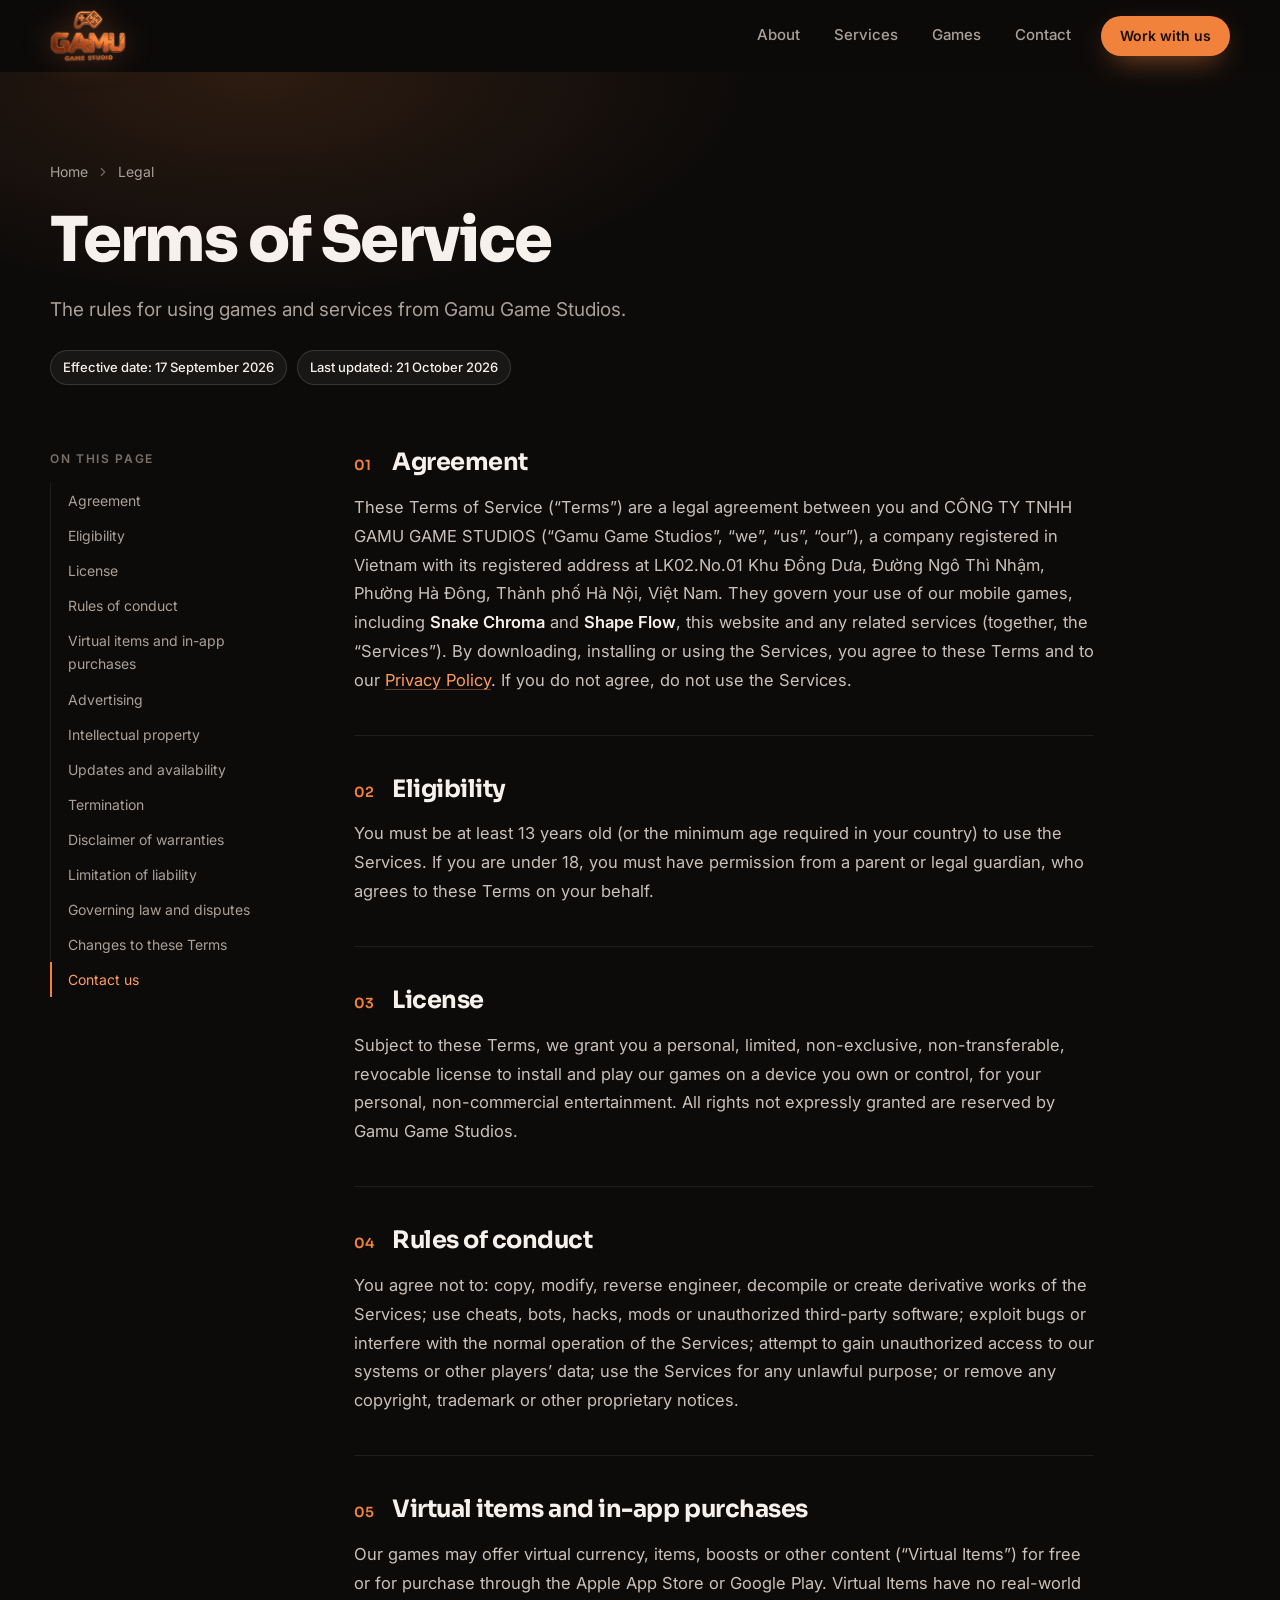
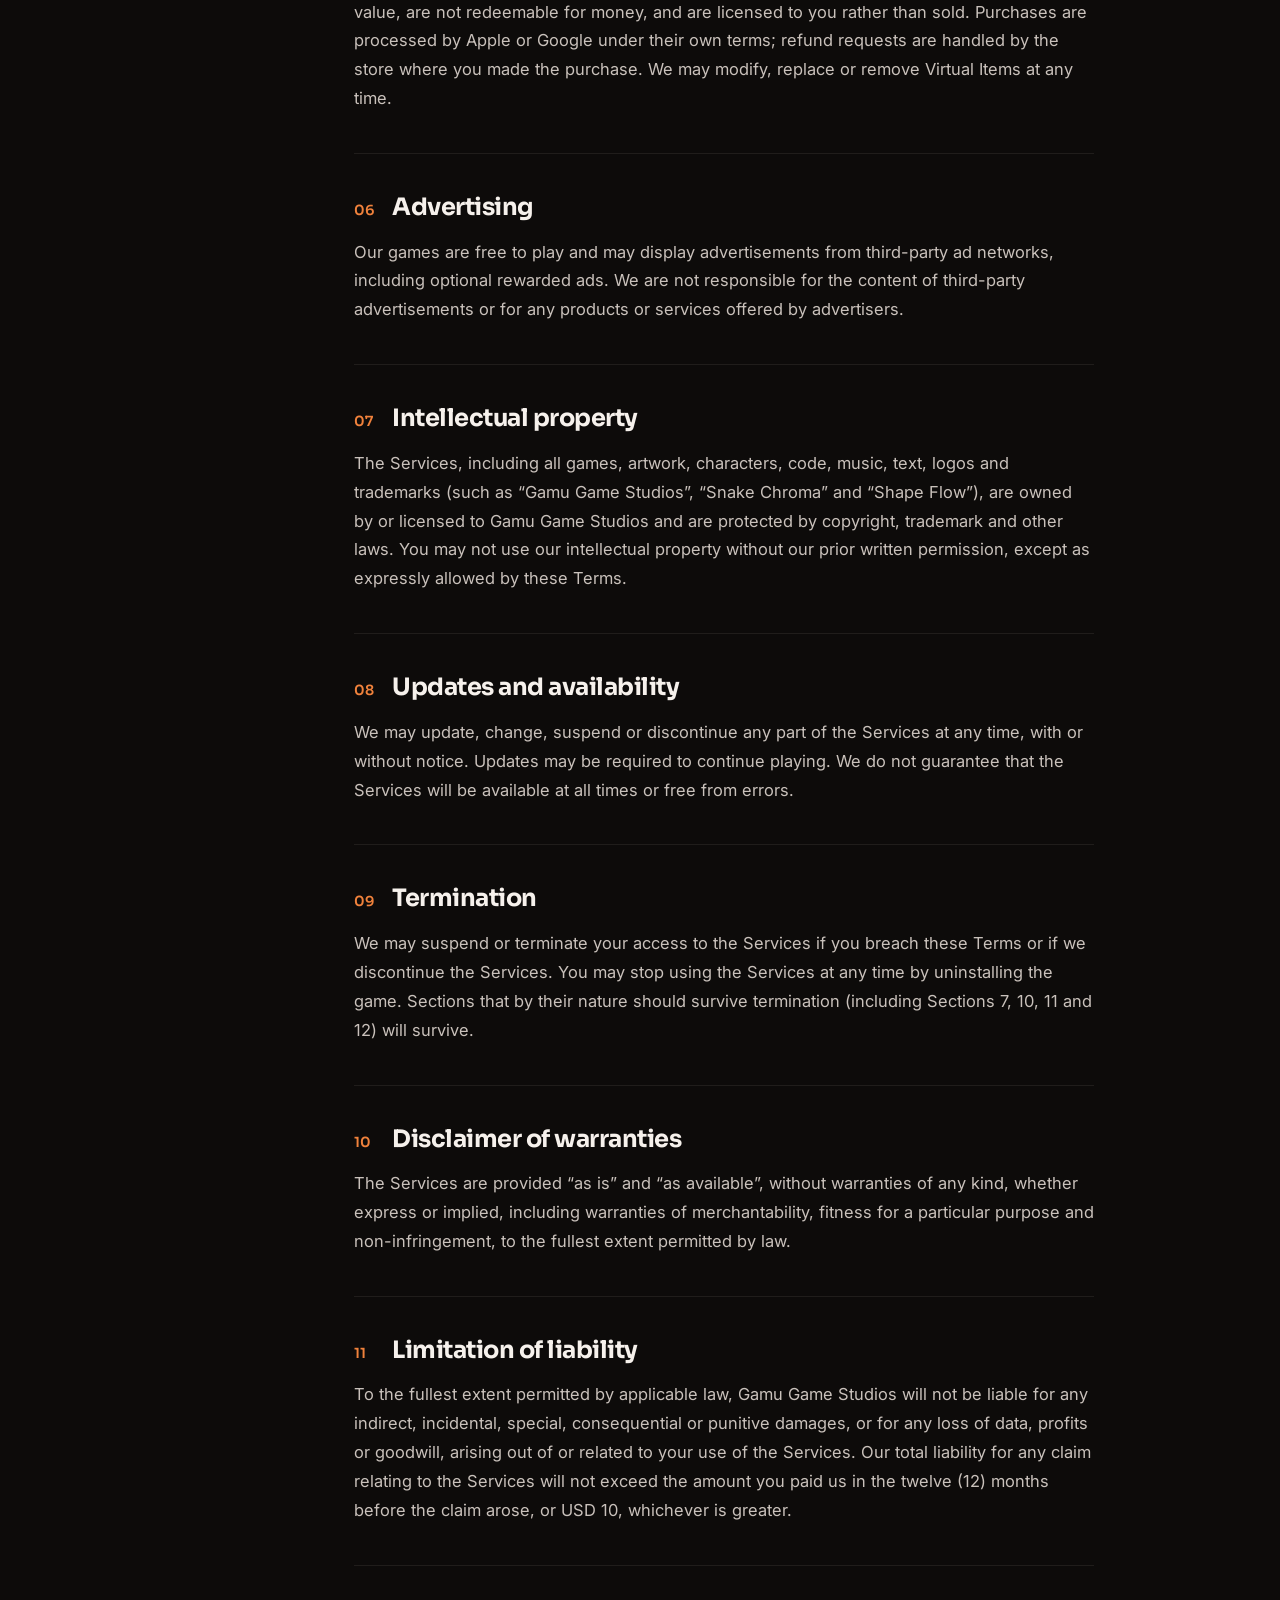
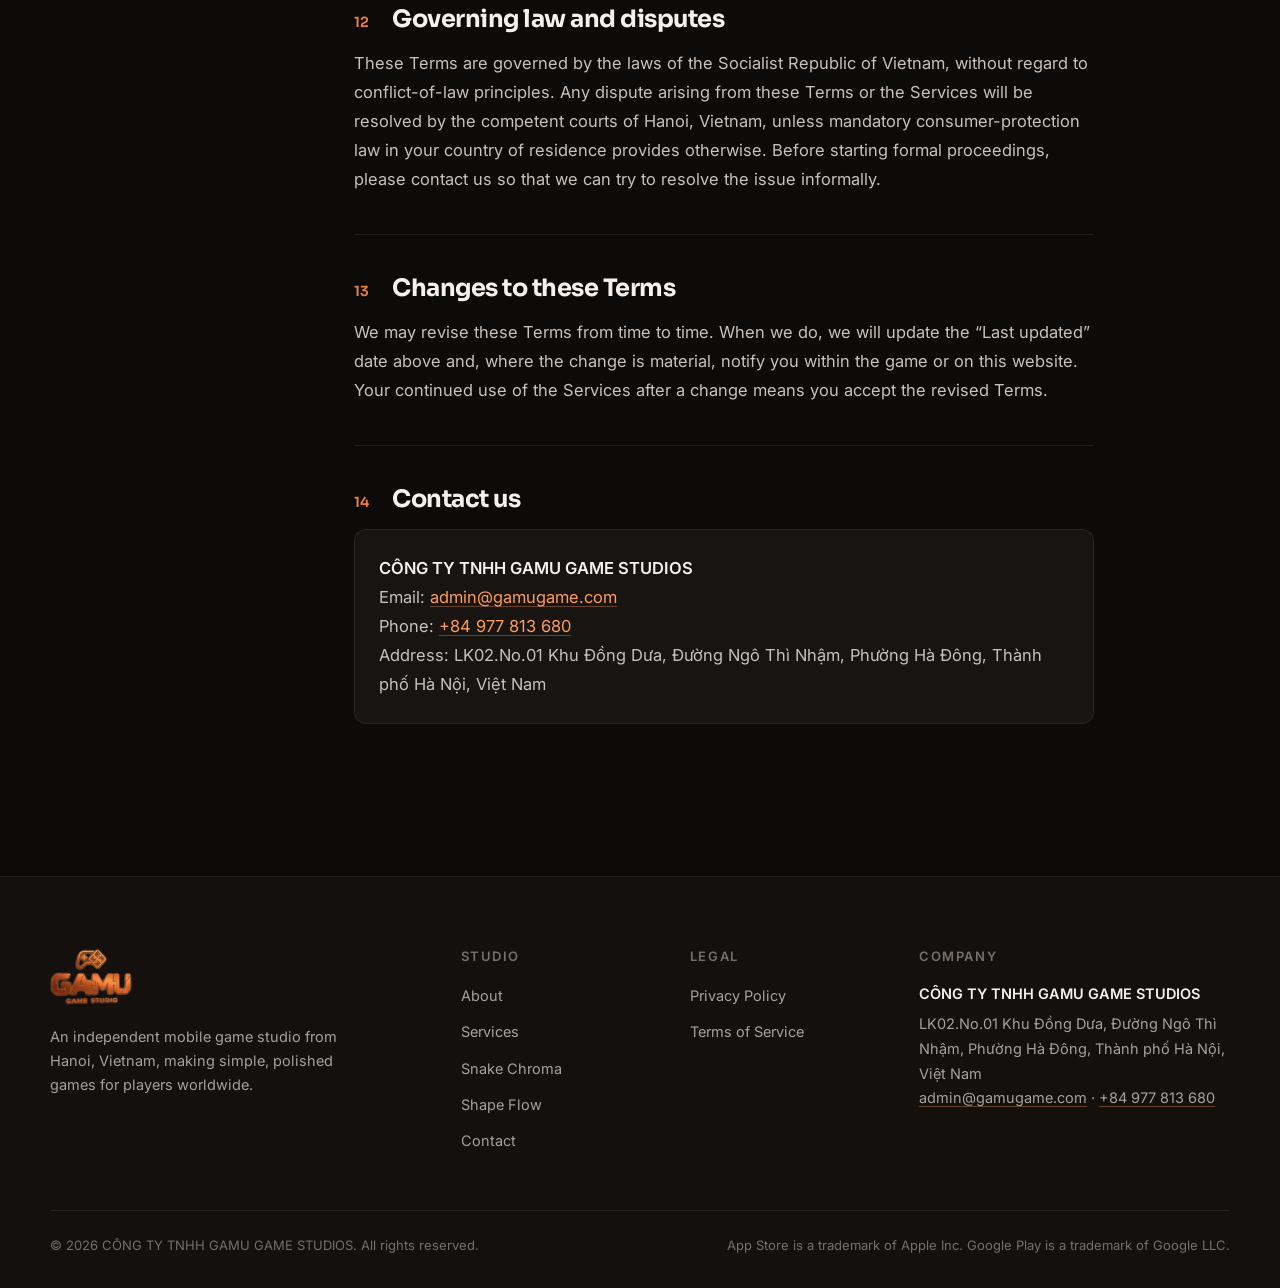
<file: terms.html>
<!doctype html>
<html lang="en" class="no-js">
<head>
<meta charset="utf-8">
<meta name="viewport" content="width=device-width,initial-scale=1">
<title>Terms of Service | Gamu Game Studios</title>
<meta name="description" content="Terms of Service for games and services provided by CÔNG TY TNHH GAMU GAME STUDIOS, including Snake Chroma and Shape Flow.">
<meta name="theme-color" content="#0d0b0a">
<meta property="og:type" content="website">
<meta property="og:site_name" content="Gamu Game Studios">
<meta property="og:title" content="Terms of Service — Gamu Game Studios">
<meta property="og:description" content="The rules for using games and services from Gamu Game Studios.">
<meta property="og:image" content="assets/og-image.png">
<link rel="icon" href="assets/favicon.png" type="image/png">
<link rel="apple-touch-icon" href="assets/favicon.png">
<link rel="preconnect" href="https://fonts.googleapis.com">
<link rel="preconnect" href="https://fonts.gstatic.com" crossorigin>
<link href="https://fonts.googleapis.com/css2?family=Inter:wght@400;500;600;700&family=Sora:wght@600;700;800&display=swap" rel="stylesheet">
<link rel="stylesheet" href="styles.css">
</head>
<body>

<a class="skip-link" href="#main">Skip to content</a>

<header class="site-header">
  <div class="container nav">
    <a class="brand" href="index.html" aria-label="Gamu Game Studios — Home"><img src="assets/logo-transparent.png" alt="Gamu Game Studios" width="596" height="408"></a>
    <button class="nav-toggle" type="button" aria-expanded="false" aria-controls="nav-menu" aria-label="Open menu">
      <span class="i-open"><svg viewBox="0 0 24 24" fill="none" stroke="currentColor" stroke-width="2" stroke-linecap="round" stroke-linejoin="round" aria-hidden="true"><path d="M4 7h16M4 12h16M4 17h16"/></svg></span><span class="i-close"><svg viewBox="0 0 24 24" fill="none" stroke="currentColor" stroke-width="2" stroke-linecap="round" stroke-linejoin="round" aria-hidden="true"><path d="M6 6l12 12M18 6L6 18"/></svg></span>
    </button>
    <nav id="nav-menu" class="nav-menu" aria-label="Main">
      <a href="index.html#about">About</a>
      <a href="index.html#services">Services</a>
      <a href="index.html#games">Games</a>
      <a href="contact.html">Contact</a>
      <a class="btn btn-primary btn-sm" href="contact.html#business">Work with us</a>
    </nav>
  </div>
</header>

<main id="main">
<section class="page-hero">
  <div class="container">
    <nav class="crumbs" aria-label="Breadcrumb"><a href="index.html">Home</a><svg viewBox="0 0 24 24" fill="none" stroke="currentColor" stroke-width="2" stroke-linecap="round" stroke-linejoin="round" aria-hidden="true"><path d="M9 6l6 6-6 6"/></svg><span>Legal</span></nav>
    <h1>Terms of Service</h1>
    <p class="lead">The rules for using games and services from Gamu Game Studios.</p>
    <div class="meta-row">
      <span class="tag">Effective date: 17 September 2026</span>
      <span class="tag">Last updated: 21 October 2026</span>
    </div>
  </div>
</section>

<section class="section-tight" style="padding-top:0">
  <div class="container legal-layout">
    <aside class="toc" aria-label="On this page">
      <div class="toc-title">On this page</div>
      <nav>
        <ol>
          <li><a href="#agreement">Agreement</a></li>
          <li><a href="#eligibility">Eligibility</a></li>
          <li><a href="#license">License</a></li>
          <li><a href="#conduct">Rules of conduct</a></li>
          <li><a href="#virtual-items">Virtual items and in-app purchases</a></li>
          <li><a href="#advertising">Advertising</a></li>
          <li><a href="#intellectual-property">Intellectual property</a></li>
          <li><a href="#updates">Updates and availability</a></li>
          <li><a href="#termination">Termination</a></li>
          <li><a href="#warranties">Disclaimer of warranties</a></li>
          <li><a href="#liability">Limitation of liability</a></li>
          <li><a href="#governing-law">Governing law and disputes</a></li>
          <li><a href="#changes">Changes to these Terms</a></li>
          <li><a href="#contact">Contact us</a></li>
        </ol>
      </nav>
    </aside>
    <article class="prose">
      <section id="agreement">
        <h2><span class="n">01</span>Agreement</h2>
        <p>These Terms of Service (“Terms”) are a legal agreement between you and CÔNG TY TNHH GAMU GAME STUDIOS (“Gamu Game Studios”, “we”, “us”, “our”), a company registered in Vietnam with its registered address at LK02.No.01 Khu Đồng Dưa, Đường Ngô Thì Nhậm, Phường Hà Đông, Thành phố Hà Nội, Việt Nam. They govern your use of our mobile games, including <strong>Snake Chroma</strong> and <strong>Shape Flow</strong>, this website and any related services (together, the “Services”). By downloading, installing or using the Services, you agree to these Terms and to our <a class="link" href="privacy.html">Privacy Policy</a>. If you do not agree, do not use the Services.</p>
      </section>
      <section id="eligibility">
        <h2><span class="n">02</span>Eligibility</h2>
        <p>You must be at least 13 years old (or the minimum age required in your country) to use the Services. If you are under 18, you must have permission from a parent or legal guardian, who agrees to these Terms on your behalf.</p>
      </section>
      <section id="license">
        <h2><span class="n">03</span>License</h2>
        <p>Subject to these Terms, we grant you a personal, limited, non-exclusive, non-transferable, revocable license to install and play our games on a device you own or control, for your personal, non-commercial entertainment. All rights not expressly granted are reserved by Gamu Game Studios.</p>
      </section>
      <section id="conduct">
        <h2><span class="n">04</span>Rules of conduct</h2>
        <p>You agree not to: copy, modify, reverse engineer, decompile or create derivative works of the Services; use cheats, bots, hacks, mods or unauthorized third-party software; exploit bugs or interfere with the normal operation of the Services; attempt to gain unauthorized access to our systems or other players’ data; use the Services for any unlawful purpose; or remove any copyright, trademark or other proprietary notices.</p>
      </section>
      <section id="virtual-items">
        <h2><span class="n">05</span>Virtual items and in-app purchases</h2>
        <p>Our games may offer virtual currency, items, boosts or other content (“Virtual Items”) for free or for purchase through the Apple App Store or Google Play. Virtual Items have no real-world value, are not redeemable for money, and are licensed to you rather than sold. Purchases are processed by Apple or Google under their own terms; refund requests are handled by the store where you made the purchase. We may modify, replace or remove Virtual Items at any time.</p>
      </section>
      <section id="advertising">
        <h2><span class="n">06</span>Advertising</h2>
        <p>Our games are free to play and may display advertisements from third-party ad networks, including optional rewarded ads. We are not responsible for the content of third-party advertisements or for any products or services offered by advertisers.</p>
      </section>
      <section id="intellectual-property">
        <h2><span class="n">07</span>Intellectual property</h2>
        <p>The Services, including all games, artwork, characters, code, music, text, logos and trademarks (such as “Gamu Game Studios”, “Snake Chroma” and “Shape Flow”), are owned by or licensed to Gamu Game Studios and are protected by copyright, trademark and other laws. You may not use our intellectual property without our prior written permission, except as expressly allowed by these Terms.</p>
      </section>
      <section id="updates">
        <h2><span class="n">08</span>Updates and availability</h2>
        <p>We may update, change, suspend or discontinue any part of the Services at any time, with or without notice. Updates may be required to continue playing. We do not guarantee that the Services will be available at all times or free from errors.</p>
      </section>
      <section id="termination">
        <h2><span class="n">09</span>Termination</h2>
        <p>We may suspend or terminate your access to the Services if you breach these Terms or if we discontinue the Services. You may stop using the Services at any time by uninstalling the game. Sections that by their nature should survive termination (including Sections 7, 10, 11 and 12) will survive.</p>
      </section>
      <section id="warranties">
        <h2><span class="n">10</span>Disclaimer of warranties</h2>
        <p>The Services are provided “as is” and “as available”, without warranties of any kind, whether express or implied, including warranties of merchantability, fitness for a particular purpose and non-infringement, to the fullest extent permitted by law.</p>
      </section>
      <section id="liability">
        <h2><span class="n">11</span>Limitation of liability</h2>
        <p>To the fullest extent permitted by applicable law, Gamu Game Studios will not be liable for any indirect, incidental, special, consequential or punitive damages, or for any loss of data, profits or goodwill, arising out of or related to your use of the Services. Our total liability for any claim relating to the Services will not exceed the amount you paid us in the twelve (12) months before the claim arose, or USD 10, whichever is greater.</p>
      </section>
      <section id="governing-law">
        <h2><span class="n">12</span>Governing law and disputes</h2>
        <p>These Terms are governed by the laws of the Socialist Republic of Vietnam, without regard to conflict-of-law principles. Any dispute arising from these Terms or the Services will be resolved by the competent courts of Hanoi, Vietnam, unless mandatory consumer-protection law in your country of residence provides otherwise. Before starting formal proceedings, please contact us so that we can try to resolve the issue informally.</p>
      </section>
      <section id="changes">
        <h2><span class="n">13</span>Changes to these Terms</h2>
        <p>We may revise these Terms from time to time. When we do, we will update the “Last updated” date above and, where the change is material, notify you within the game or on this website. Your continued use of the Services after a change means you accept the revised Terms.</p>
      </section>
      <section id="contact">
        <h2><span class="n">14</span>Contact us</h2>
        <div class="contact-block"><p><strong>CÔNG TY TNHH GAMU GAME STUDIOS</strong><br>
        Email: <a class="link" href="mailto:admin@gamugame.com">admin@gamugame.com</a><br>
        Phone: <a class="link" href="tel:+84977813680">+84 977 813 680</a><br>
        Address: LK02.No.01 Khu Đồng Dưa, Đường Ngô Thì Nhậm, Phường Hà Đông, Thành phố Hà Nội, Việt Nam</p></div>
      </section>
    </article>
  </div>
</section>
</main>

<footer class="site-footer">
  <div class="container">
    <div class="footer-grid">
      <div class="footer-brand">
        <img src="assets/logo-transparent.png" alt="Gamu Game Studios" width="596" height="408" loading="lazy">
        <p>An independent mobile game studio from Hanoi, Vietnam, making simple, polished games for players worldwide.</p>
      </div>
      <div class="footer-col">
        <h4>Studio</h4>
        <ul>
          <li><a href="index.html#about">About</a></li>
          <li><a href="index.html#services">Services</a></li>
          <li><a href="snake-chroma.html">Snake Chroma</a></li>
          <li><a href="shape-flow.html">Shape Flow</a></li>
          <li><a href="contact.html">Contact</a></li>
        </ul>
      </div>
      <div class="footer-col">
        <h4>Legal</h4>
        <ul>
          <li><a href="privacy.html">Privacy Policy</a></li>
          <li><a href="terms.html">Terms of Service</a></li>
        </ul>
      </div>
      <div class="footer-col">
        <h4>Company</h4>
        <address>
          <strong>CÔNG TY TNHH GAMU GAME STUDIOS</strong>
          LK02.No.01 Khu Đồng Dưa, Đường Ngô Thì Nhậm, Phường Hà Đông, Thành phố Hà Nội, Việt Nam<br>
          <a class="link" href="mailto:admin@gamugame.com">admin@gamugame.com</a> · <a class="link" href="tel:+84977813680">+84 977 813 680</a>
        </address>
      </div>
    </div>
    <div class="footer-bottom">
      <span>© 2026 CÔNG TY TNHH GAMU GAME STUDIOS. All rights reserved.</span>
      <span>App Store is a trademark of Apple Inc. Google Play is a trademark of Google LLC.</span>
    </div>
  </div>
</footer>

<script src="script.js" defer></script>

</body>
</html>
</file>
<file: styles.css>
/* ==========================================================================
   Gamu Game Studios — site styles
   ========================================================================== */

:root{
  --bg:#0d0b0a;
  --bg-soft:#13100e;
  --surface:#181412;
  --surface-2:#211b18;
  --line:rgba(255,236,220,.08);
  --line-strong:rgba(255,236,220,.14);
  --text:#f6f1ec;
  --muted:#a9a09a;
  --faint:#786f69;

  --accent:#f0823c;          /* brand copper-orange from logo */
  --accent-hi:#ff9d5c;
  --accent-lo:#c9581f;
  --accent-tint:rgba(240,130,60,.12);

  /* Snake Chroma palette (from game art) */
  --c-red:#ff4d6d;
  --c-purple:#8b5cf6;
  --c-blue:#3b82f6;
  --c-cyan:#22d3ee;
  --c-green:#84cc16;
  --c-orange:#fb923c;

  --radius:20px;
  --radius-sm:12px;
  --shadow:0 24px 60px -20px rgba(0,0,0,.6);
  --font-display:"Sora",Inter,system-ui,sans-serif;
  --font-body:Inter,system-ui,-apple-system,BlinkMacSystemFont,"Segoe UI",sans-serif;
  --header-h:72px;
}

*,*::before,*::after{box-sizing:border-box}
html{scroll-behavior:smooth;scroll-padding-top:calc(var(--header-h) + 24px);-webkit-text-size-adjust:100%}
body{
  margin:0;
  font-family:var(--font-body);
  font-size:16px;
  line-height:1.65;
  color:var(--text);
  background:var(--bg);
  -webkit-font-smoothing:antialiased;
  text-rendering:optimizeLegibility;
}
img{max-width:100%;height:auto;display:block}
a{color:inherit;text-decoration:none}
h1,h2,h3,h4{font-family:var(--font-display);line-height:1.15;letter-spacing:-.02em;margin:0;font-weight:700}
p{margin:0 0 1em}
p:last-child{margin-bottom:0}
strong{font-weight:600;color:var(--text)}
::selection{background:var(--accent);color:#fff}

.container{width:min(1180px,100% - 40px);margin-inline:auto}
.sr-only{position:absolute;width:1px;height:1px;padding:0;margin:-1px;overflow:hidden;clip:rect(0,0,0,0);white-space:nowrap;border:0}
.skip-link{position:absolute;left:16px;top:-60px;z-index:100;background:var(--accent);color:#fff;padding:10px 16px;border-radius:10px;font-weight:600}
.skip-link:focus{top:12px}
:focus-visible{outline:2px solid var(--accent-hi);outline-offset:3px;border-radius:8px}

.muted{color:var(--muted)}
.link{color:var(--accent-hi);text-decoration:underline;text-decoration-color:rgba(255,157,92,.35);text-underline-offset:3px;transition:text-decoration-color .2s}
.link:hover{text-decoration-color:currentColor}

/* ---------- Header / navigation ---------- */
.site-header{
  position:sticky;top:0;z-index:50;
  height:var(--header-h);
  background:rgba(13,11,10,.72);
  backdrop-filter:saturate(160%) blur(16px);
  -webkit-backdrop-filter:saturate(160%) blur(16px);
  border-bottom:1px solid transparent;
  transition:border-color .25s,background .25s;
}
.site-header.is-scrolled{border-bottom-color:var(--line);background:rgba(13,11,10,.88)}
.nav{height:100%;display:flex;align-items:center;justify-content:space-between;gap:24px}
.brand{display:inline-flex;align-items:center;gap:12px}
.brand img{height:52px;width:auto;filter:drop-shadow(0 0 14px rgba(240,130,60,.25))}
.nav-menu{display:flex;align-items:center;gap:6px}
.nav-menu a:not(.btn){
  padding:8px 14px;border-radius:10px;
  color:var(--muted);font-size:15px;font-weight:500;
  transition:color .2s,background .2s;
}
.nav-menu a:not(.btn):hover{color:var(--text);background:rgba(255,255,255,.04)}
.nav-menu a[aria-current="page"]{color:var(--text)}
.nav-menu .btn{margin-left:10px}
.nav-toggle{
  display:none;width:44px;height:44px;border-radius:12px;
  background:transparent;border:1px solid var(--line-strong);color:var(--text);
  cursor:pointer;align-items:center;justify-content:center;
}
.nav-toggle svg{width:22px;height:22px}
.nav-toggle .i-close{display:none}
.nav-toggle[aria-expanded="true"] .i-open{display:none}
.nav-toggle[aria-expanded="true"] .i-close{display:block}

/* ---------- Buttons ---------- */
.btn{
  display:inline-flex;align-items:center;justify-content:center;gap:10px;
  height:48px;padding:0 22px;border-radius:999px;
  font-weight:600;font-size:15px;line-height:1;white-space:nowrap;
  border:1px solid transparent;cursor:pointer;
  transition:transform .2s,background .2s,border-color .2s,box-shadow .2s,color .2s;
}
.btn svg{width:18px;height:18px;flex:none}
.btn:active{transform:translateY(1px)}
.btn-primary{background:var(--accent);color:#1a0d05;box-shadow:0 10px 30px -10px rgba(240,130,60,.7)}
.btn-primary:hover{background:var(--accent-hi);box-shadow:0 14px 36px -10px rgba(240,130,60,.85)}
.btn-ghost{background:rgba(255,255,255,.04);border-color:var(--line-strong);color:var(--text)}
.btn-ghost:hover{background:rgba(255,255,255,.08);border-color:rgba(255,236,220,.24)}
.btn-sm{height:40px;padding:0 18px;font-size:14px}
.btn-block{width:100%}

/* Store badges */
.store-row{display:flex;flex-wrap:wrap;gap:12px}
.store-btn{
  display:inline-flex;align-items:center;gap:12px;
  height:56px;padding:0 20px 0 16px;border-radius:14px;
  background:#000;border:1px solid rgba(255,255,255,.2);color:#fff;
  transition:border-color .2s,transform .2s,background .2s;
}
.store-btn:hover{border-color:rgba(255,255,255,.5);transform:translateY(-2px)}
.store-btn svg{width:26px;height:26px;flex:none}
.store-btn span{display:flex;flex-direction:column;line-height:1.1}
.store-btn small{font-size:11px;opacity:.8;letter-spacing:.02em}
.store-btn b{font-family:var(--font-display);font-size:18px;font-weight:600;letter-spacing:-.01em}

/* ---------- Typography helpers ---------- */
.eyebrow{
  display:inline-flex;align-items:center;gap:10px;
  font-size:13px;font-weight:600;letter-spacing:.14em;text-transform:uppercase;
  color:var(--accent-hi);margin-bottom:16px;
}
.eyebrow::before{content:"";width:18px;height:2px;border-radius:2px;background:currentColor}
.pill{
  display:inline-flex;align-items:center;gap:10px;
  padding:6px 14px 6px 8px;border-radius:999px;
  background:rgba(255,255,255,.04);border:1px solid var(--line-strong);
  font-size:13.5px;color:var(--muted);
}
.pill .dot{width:22px;height:22px;border-radius:999px;background:var(--accent-tint);display:grid;place-items:center}
.pill .dot::after{content:"";width:8px;height:8px;border-radius:999px;background:var(--accent);box-shadow:0 0 0 4px rgba(240,130,60,.2)}
.section-title{font-size:clamp(30px,4.2vw,46px);max-width:720px}
.section-lead{font-size:18px;color:var(--muted);max-width:640px;margin-top:16px}
.section-head{margin-bottom:48px}
.section-head.center{text-align:center}
.section-head.center .section-title,.section-head.center .section-lead{margin-inline:auto}
.section-head.split{display:flex;justify-content:space-between;align-items:flex-end;gap:32px;flex-wrap:wrap}

/* ---------- Layout ---------- */
.section{padding:112px 0}
.section-tight{padding:72px 0}
.section + .section{padding-top:0}
.grid-3{display:grid;grid-template-columns:repeat(3,1fr);gap:20px}
.grid-2{display:grid;grid-template-columns:1fr 1fr;gap:20px}

.card{
  position:relative;
  background:var(--surface);
  border:1px solid var(--line);
  border-radius:var(--radius);
  padding:32px;
}
.card h3{font-size:20px;margin-bottom:10px}
.card p{color:var(--muted)}
.card-hover{transition:border-color .25s,transform .25s,background .25s}
.card-hover:hover{border-color:var(--line-strong);background:var(--surface-2);transform:translateY(-4px)}

.icon-box{
  width:48px;height:48px;border-radius:14px;margin-bottom:22px;
  display:grid;place-items:center;
  background:var(--accent-tint);color:var(--accent-hi);
  border:1px solid rgba(240,130,60,.25);
}
.icon-box svg{width:24px;height:24px}

/* ---------- Home hero ---------- */
.hero{position:relative;padding:96px 0 120px;overflow:hidden}
.hero::before{
  content:"";position:absolute;inset:0;z-index:-1;pointer-events:none;
  background:
    radial-gradient(600px 400px at 85% 20%,rgba(240,130,60,.18),transparent 70%),
    radial-gradient(500px 360px at 5% 55%,rgba(139,92,246,.08),transparent 70%);
}
.hero::after{
  content:"";position:absolute;inset:0;z-index:-2;pointer-events:none;
  background-image:
    linear-gradient(var(--line) 1px,transparent 1px),
    linear-gradient(90deg,var(--line) 1px,transparent 1px);
  background-size:64px 64px;
  mask-image:radial-gradient(ellipse 70% 60% at 50% 40%,#000 30%,transparent 75%);
  -webkit-mask-image:radial-gradient(ellipse 70% 60% at 50% 40%,#000 30%,transparent 75%);
}
.hero-grid{display:grid;grid-template-columns:1.1fr .9fr;gap:64px;align-items:center}
.hero h1{font-size:clamp(40px,5.2vw,66px);font-weight:800;letter-spacing:-.035em;margin:24px 0 24px}
.hero h1 .accent{
  background:linear-gradient(100deg,var(--accent-hi),var(--accent) 50%,var(--accent-lo));
  -webkit-background-clip:text;background-clip:text;color:transparent;
}
.hero-lead{font-size:19px;color:var(--muted);max-width:560px;margin-bottom:36px}
.hero-actions{display:flex;flex-wrap:wrap;gap:12px}
.hero-meta{display:flex;flex-wrap:wrap;gap:28px;margin-top:48px;padding-top:28px;border-top:1px solid var(--line);max-width:560px}
.hero-meta div{display:flex;flex-direction:column}
.hero-meta b{font-family:var(--font-display);font-size:22px;font-weight:700;letter-spacing:-.02em}
.hero-meta span{font-size:13.5px;color:var(--muted)}

/* Hero visual: studio brand panel */
.studio-visual{position:relative;aspect-ratio:1/1;max-width:520px;width:100%;margin-left:auto}
.orbit{position:absolute;border-radius:50%;border:1px solid var(--line-strong);pointer-events:none}
.orbit.o1{inset:2%}
.orbit.o2{inset:-10%;border-style:dashed;border-color:var(--line);animation:spin 80s linear infinite}
.studio-panel{
  position:absolute;inset:14%;
  border-radius:36px;display:grid;place-items:center;
  background:
    radial-gradient(70% 60% at 50% 45%,rgba(240,130,60,.22),transparent 70%),
    linear-gradient(rgba(255,236,220,.05) 1px,transparent 1px) 0 0/28px 28px,
    linear-gradient(90deg,rgba(255,236,220,.05) 1px,transparent 1px) 0 0/28px 28px,
    linear-gradient(160deg,#211914,#120e0c);
  border:1px solid rgba(240,130,60,.25);
  box-shadow:var(--shadow),inset 0 1px 0 rgba(255,255,255,.06),0 0 120px -30px rgba(240,130,60,.45);
}
.studio-panel img{width:72%;filter:drop-shadow(0 12px 40px rgba(240,130,60,.35))}
.studio-chip{
  position:absolute;display:flex;align-items:center;gap:12px;
  padding:10px 16px 10px 10px;border-radius:16px;white-space:nowrap;
  background:rgba(24,20,18,.9);backdrop-filter:blur(12px);-webkit-backdrop-filter:blur(12px);
  border:1px solid var(--line-strong);box-shadow:var(--shadow);
  animation:bob 7s ease-in-out infinite;
}
.studio-chip .qi{width:36px;height:36px;border-radius:10px;flex:none;display:grid;place-items:center;background:var(--accent-tint);color:var(--accent-hi)}
.studio-chip .qi svg{width:18px;height:18px}
.studio-chip b{display:block;font-family:var(--font-display);font-size:14px;font-weight:600}
.studio-chip small{display:block;font-size:12.5px;color:var(--muted)}
.chip-a{top:6%;left:-6%}
.chip-b{bottom:10%;right:-6%;animation-delay:-2.5s}
.chip-c{bottom:-2%;left:6%;animation-delay:-5s}
@keyframes bob{0%,100%{transform:translateY(0)}50%{transform:translateY(-8px)}}
@keyframes spin{to{transform:rotate(360deg)}}

/* Facts bar */
.facts-wrap{padding:0 0 24px}
.facts{
  margin:0;display:grid;grid-template-columns:repeat(3,1fr);
  border:1px solid var(--line);border-radius:var(--radius);background:var(--surface);
}
.facts > div{padding:28px 32px;border-left:1px solid var(--line)}
.facts > div:first-child{border-left:0}
.facts dt{font-size:13px;color:var(--muted);margin-bottom:6px}
.facts dd{margin:0;font-family:var(--font-display);font-size:20px;font-weight:600;letter-spacing:-.01em}

/* Principles */
.principles{display:grid;gap:16px}
.principle{display:flex;gap:20px;padding:24px 28px;border-radius:var(--radius);background:var(--surface);border:1px solid var(--line)}
.principle .icon-box{margin:0;flex:none}
.principle h3{font-size:18px;margin-bottom:6px}
.principle p{color:var(--muted);font-size:15px}

/* Company + CTA */
.company-grid{display:grid;grid-template-columns:1.3fr .7fr;gap:20px;align-items:stretch}
.cta.cta-side{text-align:left;padding:40px;display:flex;flex-direction:column;justify-content:center}
.cta.cta-side h2{margin:0 0 12px;font-size:clamp(28px,3vw,36px)}
.cta.cta-side p{margin:0 0 28px;font-size:16px}
.cta.cta-side .hero-actions{justify-content:flex-start}

/* Cubes (game page art) */
.cube{
  position:absolute;width:13%;aspect-ratio:1;border-radius:22%;
  box-shadow:inset 0 -6px 0 rgba(0,0,0,.22),inset 0 4px 0 rgba(255,255,255,.3),0 16px 30px -8px rgba(0,0,0,.6);
  animation:float 6s ease-in-out infinite;
}
.cube.c1{background:var(--c-purple)}
.cube.c2{background:var(--c-orange);animation-delay:-2s}
.cube.c3{background:var(--c-green);animation-delay:-4s}
.cube.c4{background:var(--c-blue);animation-delay:-1s}
@keyframes float{0%,100%{transform:translateY(0) rotate(0)}50%{transform:translateY(-10px) rotate(6deg)}}

/* ---------- Featured game block ---------- */
.feature-game{
  position:relative;overflow:hidden;
  display:grid;grid-template-columns:1fr 1fr;gap:56px;align-items:center;
  padding:56px;border-radius:28px;
  background:
    radial-gradient(500px 300px at 100% 0%,rgba(139,92,246,.28),transparent 70%),
    radial-gradient(400px 300px at 0% 100%,rgba(59,130,246,.18),transparent 70%),
    var(--surface);
  border:1px solid var(--line);
}
.feature-game h2{font-size:clamp(32px,4vw,48px);margin-bottom:16px}
.feature-game .lead{font-size:17px;color:var(--muted);margin-bottom:28px}
.tag-row{display:flex;flex-wrap:wrap;gap:8px;margin-bottom:32px}
.tag{
  padding:6px 12px;border-radius:999px;font-size:13px;font-weight:500;
  background:rgba(255,255,255,.05);border:1px solid var(--line-strong);color:var(--text);
}
.feature-game-art{position:relative;display:grid;place-items:center}
.feature-game-art img{
  width:min(100%,360px);border-radius:24%;
  box-shadow:0 40px 90px -25px rgba(0,0,0,.8),0 0 0 1px rgba(255,255,255,.08);
  transform:rotate(-3deg);transition:transform .5s;
}
.feature-game:hover .feature-game-art img{transform:rotate(0) scale(1.02)}
.text-link{display:inline-flex;align-items:center;gap:8px;font-weight:600;color:var(--text);margin-top:20px}
.text-link svg{width:16px;height:16px;transition:transform .2s}
.text-link:hover svg{transform:translateX(4px)}

/* ---------- Services ---------- */
.service .num{position:absolute;top:28px;right:32px;font-family:var(--font-display);font-size:14px;color:var(--faint);font-weight:600}

/* ---------- About / company ---------- */
.about-grid{display:grid;grid-template-columns:1fr 1fr;gap:64px;align-items:start}
.about-copy p{color:var(--muted);font-size:17px}
.about-copy .section-title{margin-bottom:24px}
.checklist{list-style:none;padding:0;margin:28px 0 0;display:grid;gap:12px}
.checklist li{display:flex;gap:12px;align-items:flex-start;color:var(--text)}
.checklist svg{width:20px;height:20px;flex:none;margin-top:3px;color:var(--accent)}

.dl{margin:0}
.dl > div{display:grid;grid-template-columns:160px 1fr;gap:16px;padding:16px 0;border-bottom:1px solid var(--line)}
.dl > div:first-child{padding-top:0}
.dl > div:last-child{border-bottom:0;padding-bottom:0}
.dl dt{color:var(--muted);font-size:14px}
.dl dd{margin:0;font-size:15px;word-break:break-word}
.dl dd .sub{display:block;color:var(--muted);font-size:13.5px;margin-top:2px}
.card-title{display:flex;align-items:center;gap:12px;font-size:18px;margin-bottom:24px;padding-bottom:20px;border-bottom:1px solid var(--line)}
.card-title svg{width:20px;height:20px;color:var(--accent)}

/* ---------- CTA band ---------- */
.cta{
  position:relative;overflow:hidden;
  padding:72px 56px;border-radius:28px;text-align:center;
  background:
    radial-gradient(600px 300px at 50% 0%,rgba(240,130,60,.35),transparent 70%),
    linear-gradient(180deg,#1f1611,#150f0c);
  border:1px solid rgba(240,130,60,.22);
}
.cta h2{font-size:clamp(30px,4vw,44px);max-width:640px;margin:0 auto 16px}
.cta p{color:var(--muted);font-size:18px;max-width:540px;margin:0 auto 32px}
.cta .hero-actions{justify-content:center}

/* ---------- Page header (inner pages) ---------- */
.page-hero{position:relative;padding:88px 0 64px;overflow:hidden}
.page-hero::before{
  content:"";position:absolute;inset:0;z-index:-1;pointer-events:none;
  background:radial-gradient(700px 320px at 20% 0%,rgba(240,130,60,.14),transparent 70%);
}
.page-hero h1{font-size:clamp(38px,5.4vw,62px);font-weight:800;letter-spacing:-.03em;margin-bottom:18px}
.page-hero .lead{font-size:19px;color:var(--muted);max-width:640px}
.crumbs{display:flex;gap:8px;align-items:center;font-size:14px;color:var(--muted);margin-bottom:22px}
.crumbs a:hover{color:var(--text)}
.crumbs svg{width:14px;height:14px;opacity:.6}
.meta-row{display:flex;flex-wrap:wrap;gap:10px;margin-top:24px}

/* ---------- Game page ---------- */
.game-hero{position:relative;padding:80px 0 104px;overflow:hidden}
.game-hero::before{
  content:"";position:absolute;inset:0;z-index:-1;pointer-events:none;
  background:
    radial-gradient(520px 420px at 80% 30%,rgba(139,92,246,.32),transparent 70%),
    radial-gradient(420px 320px at 90% 55%,rgba(59,130,246,.18),transparent 70%),
    radial-gradient(400px 300px at 0% 0%,rgba(255,77,109,.12),transparent 70%);
}
.game-hero-grid{display:grid;grid-template-columns:1.1fr .9fr;gap:64px;align-items:center}
.game-hero h1{font-size:clamp(46px,7vw,88px);font-weight:800;letter-spacing:-.04em;margin-bottom:20px}
.game-hero h1 span{
  background:linear-gradient(90deg,var(--c-red),var(--c-orange),var(--c-green),var(--c-cyan),var(--c-purple));
  -webkit-background-clip:text;background-clip:text;color:transparent;
}
.game-hero .lead{font-size:19px;color:var(--muted);max-width:560px;margin-bottom:32px}
.game-hero-art{position:relative;display:grid;place-items:center}
.game-hero-art img{
  width:min(100%,420px);border-radius:24%;
  box-shadow:0 50px 100px -30px rgba(0,0,0,.85),0 0 0 1px rgba(255,255,255,.1);
}
.game-hero-art .cube{width:14%}
.game-hero-art .cube.c1{top:-2%;left:4%}
.game-hero-art .cube.c2{top:10%;right:-2%}
.game-hero-art .cube.c3{bottom:-2%;right:10%}
.game-hero-art .cube.c4{bottom:14%;left:-4%}
.platforms{display:flex;flex-wrap:wrap;gap:20px;margin-top:28px;color:var(--muted);font-size:14px}
.platforms span{display:inline-flex;align-items:center;gap:8px}
.platforms svg{width:16px;height:16px}

.feature-card .icon-box{border:0}
.feature-card.f-purple .icon-box{background:rgba(139,92,246,.16);color:#c4b5fd}
.feature-card.f-blue .icon-box{background:rgba(59,130,246,.16);color:#93c5fd}
.feature-card.f-green .icon-box{background:rgba(132,204,22,.16);color:#bef264}

/* ---------- Games grid (home portfolio) ---------- */
.games-grid{display:grid;grid-template-columns:1fr 1fr;gap:20px}
.game-tile{
  display:flex;flex-direction:column;overflow:hidden;
  border-radius:24px;background:var(--surface);border:1px solid var(--line);
  transition:border-color .25s,transform .25s;
}
.game-tile:hover{border-color:var(--line-strong);transform:translateY(-4px)}
.game-tile-art{
  position:relative;display:grid;place-items:center;aspect-ratio:16/9;overflow:hidden;
  background-image:
    linear-gradient(rgba(255,255,255,.07) 1px,transparent 1px),
    linear-gradient(90deg,rgba(255,255,255,.07) 1px,transparent 1px);
  background-size:36px 36px;
}
.theme-snake .game-tile-art{background-color:#1d2a74;box-shadow:inset 0 0 0 999px rgba(0,0,0,0)}
.theme-snake .game-tile-art::before{content:"";position:absolute;inset:0;background:radial-gradient(60% 80% at 50% 50%,rgba(139,92,246,.55),transparent 70%),linear-gradient(135deg,rgba(255,77,109,.25),transparent 50%,rgba(34,211,238,.25))}
.theme-shape .game-tile-art{background-color:#3b1580}
.theme-shape .game-tile-art::before{content:"";position:absolute;inset:0;background:radial-gradient(60% 80% at 50% 50%,rgba(250,204,21,.35),transparent 70%),linear-gradient(135deg,rgba(168,85,247,.45),transparent 60%)}
.game-tile-art img{
  position:relative;width:42%;max-width:220px;border-radius:24%;
  box-shadow:0 30px 60px -20px rgba(0,0,0,.8),0 0 0 1px rgba(255,255,255,.12);
  transition:transform .5s;
}
.game-tile:hover .game-tile-art img{transform:scale(1.05) rotate(-2deg)}
.game-tile-body{padding:28px 32px 30px;display:flex;flex-direction:column;flex:1}
.game-tile-body .tag-row{margin-bottom:16px}
.game-tile-body h3{font-size:26px;margin-bottom:10px}
.game-tile-body p{color:var(--muted);flex:1}
.game-tile-foot{display:flex;justify-content:space-between;align-items:center;gap:16px;margin-top:24px;padding-top:20px;border-top:1px solid var(--line)}
.game-tile-foot .text-link{margin-top:0}
.avail{display:flex;align-items:center;gap:10px}
.avail span{width:32px;height:32px;border-radius:9px;display:grid;place-items:center;background:#000;border:1px solid var(--line-strong)}
.avail svg{width:16px;height:16px}
.avail small{color:var(--muted);font-size:13.5px;margin-left:4px}
.tag-new{background:rgba(34,197,94,.12);border-color:rgba(34,197,94,.35);color:#86efac}

/* ---------- Shape Flow theme ---------- */
.game-hero.theme-shape::before{
  background:
    radial-gradient(520px 420px at 80% 30%,rgba(168,85,247,.38),transparent 70%),
    radial-gradient(420px 320px at 90% 55%,rgba(250,204,21,.16),transparent 70%),
    radial-gradient(400px 300px at 0% 0%,rgba(250,204,21,.10),transparent 70%);
}
.game-hero.theme-shape h1 span{background:linear-gradient(90deg,#fde047,#facc15 35%,#c084fc 70%,#a855f7)}
.game-hero.theme-shape h1 span{-webkit-background-clip:text;background-clip:text;color:transparent}
.theme-shape .cube.c1{background:#facc15}
.theme-shape .cube.c2{background:#a855f7}
.theme-shape .cube.c3{background:#fde047}
.theme-shape .cube.c4{background:#7c3aed}
.feature-card.f-yellow .icon-box{background:rgba(250,204,21,.14);color:#fde047}

/* How-to-play steps */
.steps{list-style:none;margin:0;padding:0;display:grid;grid-template-columns:repeat(4,1fr);gap:20px;counter-reset:none}
.steps li{position:relative;padding:28px;border-radius:var(--radius);background:var(--surface);border:1px solid var(--line)}
.steps li:not(:last-child)::after{
  content:"";position:absolute;top:50px;right:-21px;width:22px;height:1px;background:var(--line-strong);
}
.step-n{
  display:grid;place-items:center;width:44px;height:44px;border-radius:14px;margin-bottom:20px;
  font-family:var(--font-display);font-weight:700;font-size:18px;color:#1a1300;
  background:linear-gradient(135deg,#fde047,#facc15);
}
.steps li:nth-child(2) .step-n{background:linear-gradient(135deg,#c084fc,#a855f7);color:#fff}
.steps li:nth-child(3) .step-n{background:linear-gradient(135deg,#93c5fd,#3b82f6);color:#fff}
.steps li:nth-child(4) .step-n{background:linear-gradient(135deg,#fda4af,#fb7185);color:#fff}
.steps h3{font-size:18px;margin-bottom:8px}
.steps p{color:var(--muted);font-size:15px}

/* ---------- Contact ---------- */
.channel{display:flex;flex-direction:column}
.channel p{flex:1}
.channel .btn{margin-top:24px;align-self:flex-start}
.contact-grid{display:grid;grid-template-columns:1.25fr .75fr;gap:20px;align-items:start}
.quick-list{list-style:none;margin:0;padding:0;display:grid;gap:4px}
.quick-list li a,.quick-list li > div{
  display:flex;gap:16px;align-items:flex-start;padding:14px;margin:0 -14px;border-radius:14px;transition:background .2s;
}
.quick-list li a:hover{background:rgba(255,255,255,.04)}
.quick-list .qi{width:40px;height:40px;border-radius:12px;flex:none;display:grid;place-items:center;background:var(--accent-tint);color:var(--accent-hi)}
.quick-list .qi svg{width:20px;height:20px}
.quick-list small{display:block;color:var(--muted);font-size:13px}
.quick-list b{font-weight:600;font-size:15px;word-break:break-word}

/* ---------- Legal pages ---------- */
.legal-layout{display:grid;grid-template-columns:240px 1fr;gap:64px;align-items:start}
.toc{position:sticky;top:calc(var(--header-h) + 24px)}
.toc-title{font-size:12px;font-weight:600;letter-spacing:.14em;text-transform:uppercase;color:var(--faint);margin-bottom:14px}
.toc ol{list-style:none;margin:0;padding:0;border-left:1px solid var(--line)}
.toc a{display:block;padding:6px 0 6px 16px;margin-left:-1px;border-left:2px solid transparent;font-size:14px;color:var(--muted);transition:color .2s,border-color .2s}
.toc a:hover{color:var(--text)}
.toc a.is-active{color:var(--accent-hi);border-left-color:var(--accent)}
.prose{max-width:740px}
.prose section{padding:0 0 40px;margin-bottom:40px;border-bottom:1px solid var(--line)}
.prose section:last-child{border-bottom:0;margin-bottom:0}
.prose h2{font-size:24px;margin-bottom:16px;display:flex;gap:14px;align-items:baseline}
.prose h2 .n{font-size:14px;color:var(--accent);font-weight:600;min-width:24px}
.prose p,.prose li{color:#c9c1bb;font-size:16.5px;line-height:1.75}
.prose ul{padding-left:0;list-style:none;margin:0 0 1em}
.prose ul li{position:relative;padding-left:22px;margin:10px 0}
.prose ul li::before{content:"";position:absolute;left:4px;top:.72em;width:6px;height:6px;border-radius:2px;background:var(--accent)}
.prose .contact-block{padding:24px;border-radius:var(--radius-sm);background:var(--surface);border:1px solid var(--line);margin-top:16px}

/* ---------- Footer ---------- */
.site-footer{border-top:1px solid var(--line);background:var(--bg-soft);padding:72px 0 0;margin-top:40px}
.footer-grid{display:grid;grid-template-columns:1.4fr .7fr .7fr 1.2fr;gap:48px;padding-bottom:56px}
.footer-brand img{height:56px;width:auto;margin-bottom:20px}
.footer-brand p{color:var(--muted);font-size:14.5px;max-width:300px}
.footer-col h4{font-family:var(--font-body);font-size:13px;font-weight:600;letter-spacing:.12em;text-transform:uppercase;color:var(--faint);margin-bottom:18px}
.footer-col ul{list-style:none;margin:0;padding:0;display:grid;gap:10px}
.footer-col a{color:var(--muted);font-size:14.5px;transition:color .2s}
.footer-col a:hover{color:var(--text)}
.footer-col address{font-style:normal;color:var(--muted);font-size:14.5px;line-height:1.7}
.footer-col address strong{display:block;color:var(--text);margin-bottom:6px}
.footer-bottom{
  border-top:1px solid var(--line);padding:24px 0 32px;
  display:flex;justify-content:space-between;gap:16px;flex-wrap:wrap;
  font-size:13px;color:var(--faint);
}

/* ---------- Reveal on scroll ---------- */
.reveal{opacity:0;transform:translateY(18px);transition:opacity .7s ease,transform .7s ease}
.reveal.is-visible{opacity:1;transform:none}
.no-js .reveal{opacity:1;transform:none}

/* ---------- Responsive ---------- */
@media (max-width:1024px){
  .footer-grid{grid-template-columns:1fr 1fr;gap:40px}
  .legal-layout{grid-template-columns:1fr;gap:32px}
  .toc{position:static;padding:24px;background:var(--surface);border:1px solid var(--line);border-radius:var(--radius)}
  .toc ol{columns:2;column-gap:24px;border-left:0}
  .toc a{padding-left:0;border-left:0}
}
@media (max-width:900px){
  :root{--header-h:64px}
  .section{padding:80px 0}
  .hero{padding:56px 0 80px}
  .hero-grid,.game-hero-grid,.feature-game,.about-grid,.contact-grid{grid-template-columns:1fr}
  .hero-grid,.game-hero-grid{gap:48px}
  .studio-visual{margin:0 auto;max-width:440px}
  .company-grid{grid-template-columns:1fr}
  .feature-game{padding:36px 28px;gap:36px}
  .feature-game-art{order:-1}
  .feature-game-art img{width:min(70%,260px)}
  .about-grid{gap:40px}
  .grid-3{grid-template-columns:1fr}
  .games-grid{grid-template-columns:1fr}
  .steps{grid-template-columns:1fr 1fr}
  .steps li::after{display:none}
  .grid-2{grid-template-columns:1fr}
  .game-hero{padding:48px 0 72px}
  .game-hero-art{order:-1}
  .game-hero-art img{width:min(72%,320px)}
  .cta{padding:56px 24px}

  .nav-toggle{display:inline-flex}
  .nav-menu{
    position:fixed;left:0;right:0;top:var(--header-h);
    flex-direction:column;align-items:stretch;gap:4px;
    padding:16px 20px 24px;
    background:rgba(13,11,10,.97);border-bottom:1px solid var(--line);
    transform:translateY(-8px);opacity:0;visibility:hidden;
    transition:opacity .2s,transform .2s,visibility .2s;
  }
  .nav-menu.is-open{transform:none;opacity:1;visibility:visible}
  .nav-menu a:not(.btn){padding:14px 12px;font-size:16px}
  .nav-menu .btn{margin:12px 0 0;height:48px}
}
@media (max-width:600px){
  .container{width:calc(100% - 32px)}
  .brand img{height:42px}
  .card{padding:24px}
  .dl > div{grid-template-columns:1fr;gap:4px}
  .hero-meta{gap:20px}
  .store-row{flex-direction:column}
  .store-btn{justify-content:center}
  .hero-actions .btn{flex:1}
  .footer-grid{grid-template-columns:1fr}
  .steps{grid-template-columns:1fr}
  .game-tile-body{padding:24px}
  .game-tile-foot{flex-wrap:wrap}
  .toc ol{columns:1}
  .studio-chip{transform:scale(.88)}
  .chip-a{left:-2%}
  .chip-b{right:-2%}
  .facts{grid-template-columns:1fr}
  .facts > div{padding:20px;border-left:0}
  .facts > div + div{border-top:1px solid var(--line)}
  .facts dd{font-size:17px}
  .principle{padding:20px;gap:16px}
  .cta.cta-side{padding:28px}
  .chip-c{display:none}
  .chip-b{bottom:4%}
}
@media (prefers-reduced-motion:reduce){
  *,*::before,*::after{animation:none!important;transition:none!important;scroll-behavior:auto!important}
  .reveal{opacity:1;transform:none}
}
</file>
